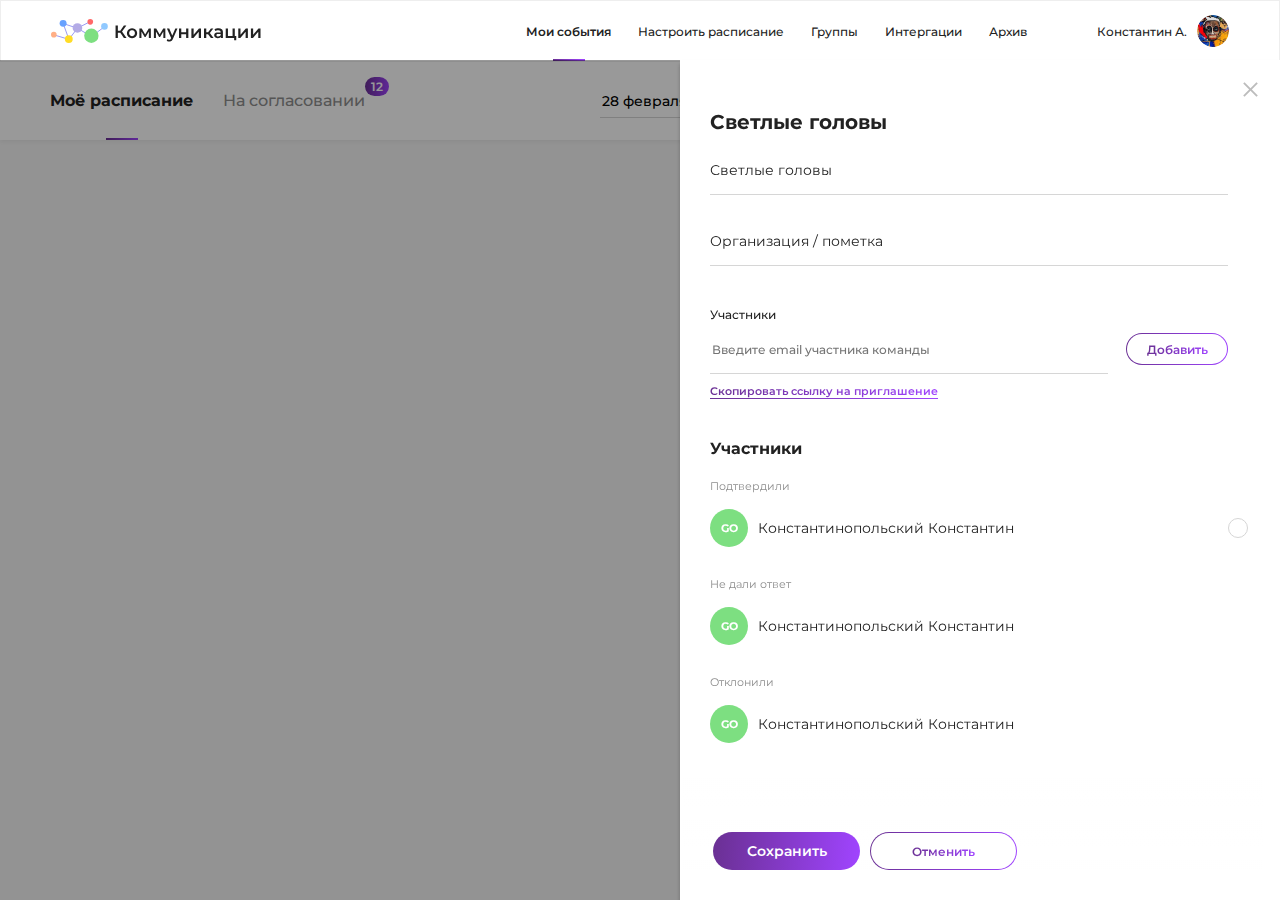
<file: index.html>
<!DOCTYPE html>
<html lang="ru">
  <head>
    <meta charset="utf-8">
    <meta http-equiv="X-UA-Compatible" content="IE=edge">
    <title>communication</title>
    <meta name="theme-color" content="#fff">
    <meta name="apple-mobile-web-app-status-bar-style" content="black-translucent">
    <meta name="viewport" content="width=device-width, user-scalable=no, initial-scale=1.0, maximum-scale=1.0, minimum-scale=1.0">
    <link rel="shortcut icon" href="img/favicons/favicon.ico" type="image/x-icon">
    <link rel="icon" sizes="16x16" href="img/favicons/favicon-16x16.png" type="image/png">
    <link rel="icon" sizes="32x32" href="img/favicons/favicon-32x32.png" type="image/png">
    <link rel="apple-touch-icon-precomposed" href="img/favicons/apple-touch-icon-precomposed.png">
    <link rel="apple-touch-icon" href="img/favicons/apple-touch-icon.png">
    <link rel="apple-touch-icon" sizes="57x57" href="img/favicons/apple-touch-icon-57x57.png">
    <link rel="apple-touch-icon" sizes="60x60" href="img/favicons/apple-touch-icon-60x60.png">
    <link rel="apple-touch-icon" sizes="72x72" href="img/favicons/apple-touch-icon-72x72.png">
    <link rel="apple-touch-icon" sizes="76x76" href="img/favicons/apple-touch-icon-76x76.png">
    <link rel="apple-touch-icon" sizes="114x114" href="img/favicons/apple-touch-icon-114x114.png">
    <link rel="apple-touch-icon" sizes="120x120" href="img/favicons/apple-touch-icon-120x120.png">
    <link rel="apple-touch-icon" sizes="144x144" href="img/favicons/apple-touch-icon-144x144.png">
    <link rel="apple-touch-icon" sizes="152x152" href="img/favicons/apple-touch-icon-152x152.png">
    <link rel="apple-touch-icon" sizes="167x167" href="img/favicons/apple-touch-icon-167x167.png">
    <link rel="apple-touch-icon" sizes="180x180" href="img/favicons/apple-touch-icon-180x180.png">
    <link rel="apple-touch-icon" sizes="1024x1024" href="img/favicons/apple-touch-icon-1024x1024.png">
    <link rel="preconnect" href="https://fonts.googleapis.com">
    <link rel="preconnect" href="https://fonts.gstatic.com" crossorigin>
    <link href="https://fonts.googleapis.com/css2?family=Montserrat:wght@400;500;600;700&amp;display=swap" rel="stylesheet">
    <link rel="stylesheet" href="styles/main.css">
  </head>
  <body>
    <header class="header"> 
      <div class="container header__container"><a class="header__logo" href=""> <img src="./img/header/logo.svg" alt=""></a>
        <div class="header__right"> 
          <nav class="nav"><a class="nav__link t-h active" href="#">Мои события </a><a class="nav__link t-h" href="#">Настроить расписание </a><a class="nav__link t-h" href="#">Группы </a><a class="nav__link t-h" href="#">Интергации </a><a class="nav__link t-h" href="#">Архив</a></nav>
          <div class="header__user"> 
            <div class="header__name t-h t-medium">Константин А.</div>
            <div class="header__photo"><img src="./img/header/logo.png" alt=""></div>
          </div>
          <div class="header__burger" open-modal="modal--menu"><img src="./img/header/burger.svg" alt=""></div>
        </div>
      </div>
    </header>
    <div class="header-second">
      <div class="container header__container">
        <div class="header-second__nav"> <a class="header-second__nav-link active" href="#">Моё расписание </a><a class="header-second__nav-link" href="#">
             На согласовании
            <div class="header-second__nav-numbers">12</div></a></div>
        <div class="header-second__right"> 
          <label class="calendar input">
            <input type="text" value="28 февраля">
            <div class="calendar__ico"><img src="./img/header/calendar.svg" alt=""></div>
          </label>
          <div class="header__tabs"> <a class="header__tab active" href="#"> День</a><a class="header__tab header__tab--center" href="#"> Неделя</a><a class="header__tab" href="#"> Месяц</a></div>
          <div class="header__list"><a class="header__item active" href="#"> 
              <svg>
                <use xlink:href="img/sprites/sprite.svg#list"></use>
              </svg></a><a class="header__item" href="#"> 
              <svg>
                <use xlink:href="img/sprites/sprite.svg#calendar"></use>
              </svg></a></div>
          <button class="header__create btn btn--gradient">
            <svg> 
              <use xlink:href="img/sprites/sprite.svg#plus"></use>
            </svg>Создать
          </button>
          <button class="header__link"> 
            <svg> 
              <use xlink:href="img/sprites/sprite.svg#link"></use>
            </svg>
          </button>
        </div>
      </div>
    </div>
    <div class="header-second__mobile"> 
      <label class="calendar input">
        <input type="text" value="28 февраля">
        <div class="calendar__ico"><img src="./img/header/calendar.svg" alt=""></div>
      </label>
      <div class="header-second__mobile-bottom">
        <button class="header__link"> 
          <svg> 
            <use xlink:href="img/sprites/sprite.svg#link"></use>
          </svg>
        </button>
        <button class="header__create btn btn--gradient">
          <svg> 
            <use xlink:href="img/sprites/sprite.svg#plus"></use>
          </svg>Создать
        </button>
      </div>
    </div>
    <form class="modal modal--setting">
      <div class="modal__bg"></div>
      <div class="modal__panel">
        <div class="modal__close"> </div>
        <div class="form__wrap form__wrap--full" data-simplebar>
          <div class="setting"> 
            <div class="user">
              <div class="user__photo">
                <div class="user__photo-text">GO</div>
              </div>
              <div class="user__info"> 
                <div class="user__name">
                  <div class="input">
                    <input class="t-h t-bold" type="text" disabled value="Константиноопльский Константин">
                  </div>
                </div>
                <div class="user__email">
                  <div class="input">
                    <input class="t-h t-medium" type="text" disabled value="email@email.com">
                  </div>
                </div>
                <div class="user__phone">
                  <div class="input">
                    <input class="t-h t-medium" type="text" disabled value="8 800 000 00 00">
                  </div>
                </div>
                <div class="user__work">
                  <div class="input">
                    <input class="t-h t-medium" type="text" disabled value="Место работы">
                  </div>
                </div>
              </div>
            </div>
            <div class="form__block">
              <h3 class="h3 form__small-title">Настройки уведомлений</h3>
              <div class="form__panel">
                <p class="t-h">Уведамление на почту</p>
                <label class="switcher">
                  <input class="switcher__input" type="checkbox"/>
                  <div class="switcher__bg"></div>
                  <div class="switcher__circle"></div>
                </label>
              </div>
              <div class="form__panel">
                <p class="t-h">Уведамление по СМС</p>
                <label class="switcher">
                  <input class="switcher__input" type="checkbox"/>
                  <div class="switcher__bg"></div>
                  <div class="switcher__circle"></div>
                </label>
              </div>
              <div class="form__panel">
                <p class="t-h">Уведамление по PUSH</p>
                <label class="switcher">
                  <input class="switcher__input" type="checkbox"/>
                  <div class="switcher__bg"></div>
                  <div class="switcher__circle"></div>
                </label>
              </div>
            </div>
            <div class="form__block">
              <h3 class="h3 form__small-title">Настройки уведомлений</h3>
              <div class="form__panel">
                <p class="t-h t-medium">Apple calendar</p>
                <button class="btn btn--border"><span>Интегрировать</span></button>
              </div>
              <div class="form__panel">
                <p class="t-h t-medium">Google calendar</p>
                <button class="btn btn--border disabled"><span>Интегрировать</span></button>
              </div>
            </div>
            <div class="form__block">
              <h3 class="h3 form__small-title">Общие настройкии</h3>
              <div class="form__panel">
                <p class="t-h">Автоматически подтверждать события если время свободно</p>
                <label class="switcher">
                  <input class="switcher__input" type="checkbox"/>
                  <div class="switcher__bg"></div>
                  <div class="switcher__circle"></div>
                </label>
              </div>
            </div>
            <div class="form__block"> 
              <div class="select" select-top="select-top"> 
                <div class="select__name">Часовой пояс</div>
                <input type="hidden" value="(UTC +03:00) Москва, Санкт-Петербург"/>
                <div class="select__main">(UTC +03:00) Москва, Санкт-Петербург</div>
                <div class="select__drop panel" data-simplebar="data-simplebar">
                  <div class="select__item active">(UTC +03:00) Москва, Санкт-Петербург</div>
                  <div class="select__item">1asfasfasf</div>
                  <div class="select__item">1asfasfasf</div>
                  <div class="select__item">1asdasd</div>
                  <div class="select__item">1</div>
                  <div class="select__item">1asdasd</div>
                  <div class="select__item">1asdasd</div>
                  <div class="select__item">1asdasdasd</div>
                </div>
              </div>
            </div>
            <div class="form__block"> 
              <h3 class="h3 form__small-title">Публичная страница</h3>
              <div class="link__panel">
                <div class="public__link link t-gradient t-medium">http/zoom asdfasdasdasdasdasdasdasdadasdasdasdasdasdasdasdasdasdasdasd</div>
                <div class="public__btn">
                  <button class="btn btn--border"><span>Скопировать</span></button>
                </div>
              </div>
            </div>
          </div>
          <div class="form__bottom">
            <button class="btn btn--gradient disabled">Сохранить</button>
            <button class="btn btn--gradient">Отменить</button>
          </div>
        </div>
      </div>
    </form>
    <form class="modal modal--succed">
      <div class="modal__bg"></div>
      <div class="modal__panel">
        <div class="modal__close"> </div>
        <div class="form__wrap form__wrap--login">
          <div class="form__logo"> <img src="./img/login/sucсes.svg" alt=""></div>
          <h2 class="h2 form__title">Успешно !</h2>
          <div class="form__title-text t-h">Заявка отправлена на рассмотрение</div>
          <div class="form__enter"> 
            <button class="btn btn--gradient btn--full">Продолжить</button>
          </div>
        </div>
      </div>
    </form>
    <div class="modal modal--month">
      <div class="modal__bg"></div>
      <div class="modal__panel">
        <div class="modal__close"> </div>
        <div class="form__wrap form__wrap--full" data-simplebar>
          <h2 class="h2 modal__title">4 февраля</h2>
          <div class="modal__month-list"> 
            <div class="month-list__item"> 
              <div class="month-list__head">
                <div class="month-list__time">18.02  8:00 - 8:45</div>
                <div class="month-list__cabinet">Звонок в ZOOM</div>
              </div>
              <div class="month-list__description">Название команды, длинное название события очень длинное назваиние длинное назваиние</div>
              <div class="participants">
                <div class="participant participant--orange">IR</div>
                <div class="participant participant--blue">ON</div>
                <div class="participant participant--purple">MA</div>
                <div class="participant participant--yellow">N</div>
                <div class="participant participant--green">GO</div>
              </div>
            </div>
            <div class="month-list__item"> 
              <div class="month-list__head">
                <div class="month-list__time">18.02  8:00 - 8:45</div>
                <div class="month-list__cabinet">Звонок в ZOOM</div>
              </div>
              <div class="month-list__description">Название команды, длинное название события очень длинное назваиние длинное назваиние</div>
              <div class="participants">
                <div class="participant participant--orange">IR</div>
                <div class="participant participant--blue">ON</div>
                <div class="participant participant--purple">MA</div>
                <div class="participant participant--yellow">N</div>
                <div class="participant participant--green">GO</div>
              </div>
            </div>
            <div class="month-list__item"> 
              <div class="month-list__head">
                <div class="month-list__time">18.02  8:00 - 8:45</div>
                <div class="month-list__cabinet">Звонок в ZOOM</div>
              </div>
              <div class="month-list__description">Название команды, длинное название события очень длинное назваиние длинное назваиние</div>
              <div class="participants">
                <div class="participant participant--orange">IR</div>
                <div class="participant participant--blue">ON</div>
                <div class="participant participant--purple">MA</div>
                <div class="participant participant--yellow">N</div>
                <div class="participant participant--green">GO</div>
              </div>
            </div>
            <div class="month-list__item"> 
              <div class="month-list__head">
                <div class="month-list__time">18.02  8:00 - 8:45</div>
                <div class="month-list__cabinet">Звонок в ZOOM</div>
              </div>
              <div class="month-list__description">Название команды, длинное название события очень длинное назваиние длинное назваиние</div>
              <div class="participants">
                <div class="participant participant--orange">IR</div>
                <div class="participant participant--blue">ON</div>
                <div class="participant participant--purple">MA</div>
                <div class="participant participant--yellow">N</div>
                <div class="participant participant--green">GO</div>
              </div>
            </div>
            <div class="month-list__item"> 
              <div class="month-list__head">
                <div class="month-list__time">18.02  8:00 - 8:45</div>
                <div class="month-list__cabinet">Звонок в ZOOM</div>
              </div>
              <div class="month-list__description">Название команды, длинное название события очень длинное назваиние длинное назваиние</div>
              <div class="participants">
                <div class="participant participant--orange">IR</div>
                <div class="participant participant--blue">ON</div>
                <div class="participant participant--purple">MA</div>
                <div class="participant participant--yellow">N</div>
                <div class="participant participant--green">GO</div>
              </div>
            </div>
            <div class="month-list__item"> 
              <div class="month-list__head">
                <div class="month-list__time">18.02  8:00 - 8:45</div>
                <div class="month-list__cabinet">Звонок в ZOOM</div>
              </div>
              <div class="month-list__description">Название команды, длинное название события очень длинное назваиние длинное назваиние</div>
              <div class="participants">
                <div class="participant participant--orange">IR</div>
                <div class="participant participant--blue">ON</div>
                <div class="participant participant--purple">MA</div>
                <div class="participant participant--yellow">N</div>
                <div class="participant participant--green">GO</div>
              </div>
            </div>
            <div class="month-list__item"> 
              <div class="month-list__head">
                <div class="month-list__time">18.02  8:00 - 8:45</div>
                <div class="month-list__cabinet">Звонок в ZOOM</div>
              </div>
              <div class="month-list__description">Название команды, длинное название события очень длинное назваиние длинное назваиние</div>
              <div class="participants">
                <div class="participant participant--orange">IR</div>
                <div class="participant participant--blue">ON</div>
                <div class="participant participant--purple">MA</div>
                <div class="participant participant--yellow">N</div>
                <div class="participant participant--green">GO</div>
              </div>
            </div>
            <div class="month-list__item"> 
              <div class="month-list__head">
                <div class="month-list__time">18.02  8:00 - 8:45</div>
                <div class="month-list__cabinet">Звонок в ZOOM</div>
              </div>
              <div class="month-list__description">Название команды, длинное название события очень длинное назваиние длинное назваиние</div>
              <div class="participants">
                <div class="participant participant--orange">IR</div>
                <div class="participant participant--blue">ON</div>
                <div class="participant participant--purple">MA</div>
                <div class="participant participant--yellow">N</div>
                <div class="participant participant--green">GO</div>
              </div>
            </div>
            <div class="month-list__item"> 
              <div class="month-list__head">
                <div class="month-list__time">18.02  8:00 - 8:45</div>
                <div class="month-list__cabinet">Звонок в ZOOM</div>
              </div>
              <div class="month-list__description">Название команды, длинное название события очень длинное назваиние длинное назваиние</div>
              <div class="participants">
                <div class="participant participant--orange">IR</div>
                <div class="participant participant--blue">ON</div>
                <div class="participant participant--purple">MA</div>
                <div class="participant participant--yellow">N</div>
                <div class="participant participant--green">GO</div>
              </div>
            </div>
            <div class="month-list__item"> 
              <div class="month-list__head">
                <div class="month-list__time">18.02  8:00 - 8:45</div>
                <div class="month-list__cabinet">Звонок в ZOOM</div>
              </div>
              <div class="month-list__description">Название команды, длинное название события очень длинное назваиние длинное назваиние</div>
              <div class="participants">
                <div class="participant participant--orange">IR</div>
                <div class="participant participant--blue">ON</div>
                <div class="participant participant--purple">MA</div>
                <div class="participant participant--yellow">N</div>
                <div class="participant participant--green">GO</div>
              </div>
            </div>
            <div class="month-list__item"> 
              <div class="month-list__head">
                <div class="month-list__time">18.02  8:00 - 8:45</div>
                <div class="month-list__cabinet">Звонок в ZOOM</div>
              </div>
              <div class="month-list__description">Название команды, длинное название события очень длинное назваиние длинное назваиние</div>
              <div class="participants">
                <div class="participant participant--orange">IR</div>
                <div class="participant participant--blue">ON</div>
                <div class="participant participant--purple">MA</div>
                <div class="participant participant--yellow">N</div>
                <div class="participant participant--green">GO</div>
              </div>
            </div>
            <div class="month-list__item"> 
              <div class="month-list__head">
                <div class="month-list__time">18.02  8:00 - 8:45</div>
                <div class="month-list__cabinet">Звонок в ZOOM</div>
              </div>
              <div class="month-list__description">Название команды, длинное название события очень длинное назваиние длинное назваиние</div>
              <div class="participants">
                <div class="participant participant--orange">IR</div>
                <div class="participant participant--blue">ON</div>
                <div class="participant participant--purple">MA</div>
                <div class="participant participant--yellow">N</div>
                <div class="participant participant--green">GO</div>
              </div>
            </div>
          </div>
        </div>
      </div>
    </div>
    <div class="modal modal--month">
      <div class="modal__bg"></div>
      <div class="modal__panel">
        <div class="modal__close"> </div>
        <div class="form__wrap form__wrap--full" data-simplebar>
          <h2 class="h2 modal__title">4 февраля</h2>
          <div class="modal__month-list"> 
            <div class="month-list__item"> 
              <div class="month-list__head">
                <div class="month-list__time">18.02  8:00 - 8:45</div>
                <div class="month-list__cabinet">Звонок в ZOOM</div>
              </div>
              <div class="month-list__description">Название команды, длинное название события очень длинное назваиние длинное назваиние</div>
              <div class="participants">
                <div class="participant participant--orange">IR</div>
                <div class="participant participant--blue">ON</div>
                <div class="participant participant--purple">MA</div>
                <div class="participant participant--yellow">N</div>
                <div class="participant participant--green">GO</div>
              </div>
            </div>
            <div class="month-list__item"> 
              <div class="month-list__head">
                <div class="month-list__time">18.02  8:00 - 8:45</div>
                <div class="month-list__cabinet">Звонок в ZOOM</div>
              </div>
              <div class="month-list__description">Название команды, длинное название события очень длинное назваиние длинное назваиние</div>
              <div class="participants">
                <div class="participant participant--orange">IR</div>
                <div class="participant participant--blue">ON</div>
                <div class="participant participant--purple">MA</div>
                <div class="participant participant--yellow">N</div>
                <div class="participant participant--green">GO</div>
              </div>
            </div>
            <div class="month-list__item"> 
              <div class="month-list__head">
                <div class="month-list__time">18.02  8:00 - 8:45</div>
                <div class="month-list__cabinet">Звонок в ZOOM</div>
              </div>
              <div class="month-list__description">Название команды, длинное название события очень длинное назваиние длинное назваиние</div>
              <div class="participants">
                <div class="participant participant--orange">IR</div>
                <div class="participant participant--blue">ON</div>
                <div class="participant participant--purple">MA</div>
                <div class="participant participant--yellow">N</div>
                <div class="participant participant--green">GO</div>
              </div>
            </div>
            <div class="month-list__item"> 
              <div class="month-list__head">
                <div class="month-list__time">18.02  8:00 - 8:45</div>
                <div class="month-list__cabinet">Звонок в ZOOM</div>
              </div>
              <div class="month-list__description">Название команды, длинное название события очень длинное назваиние длинное назваиние</div>
              <div class="participants">
                <div class="participant participant--orange">IR</div>
                <div class="participant participant--blue">ON</div>
                <div class="participant participant--purple">MA</div>
                <div class="participant participant--yellow">N</div>
                <div class="participant participant--green">GO</div>
              </div>
            </div>
            <div class="month-list__item"> 
              <div class="month-list__head">
                <div class="month-list__time">18.02  8:00 - 8:45</div>
                <div class="month-list__cabinet">Звонок в ZOOM</div>
              </div>
              <div class="month-list__description">Название команды, длинное название события очень длинное назваиние длинное назваиние</div>
              <div class="participants">
                <div class="participant participant--orange">IR</div>
                <div class="participant participant--blue">ON</div>
                <div class="participant participant--purple">MA</div>
                <div class="participant participant--yellow">N</div>
                <div class="participant participant--green">GO</div>
              </div>
            </div>
            <div class="month-list__item"> 
              <div class="month-list__head">
                <div class="month-list__time">18.02  8:00 - 8:45</div>
                <div class="month-list__cabinet">Звонок в ZOOM</div>
              </div>
              <div class="month-list__description">Название команды, длинное название события очень длинное назваиние длинное назваиние</div>
              <div class="participants">
                <div class="participant participant--orange">IR</div>
                <div class="participant participant--blue">ON</div>
                <div class="participant participant--purple">MA</div>
                <div class="participant participant--yellow">N</div>
                <div class="participant participant--green">GO</div>
              </div>
            </div>
            <div class="month-list__item"> 
              <div class="month-list__head">
                <div class="month-list__time">18.02  8:00 - 8:45</div>
                <div class="month-list__cabinet">Звонок в ZOOM</div>
              </div>
              <div class="month-list__description">Название команды, длинное название события очень длинное назваиние длинное назваиние</div>
              <div class="participants">
                <div class="participant participant--orange">IR</div>
                <div class="participant participant--blue">ON</div>
                <div class="participant participant--purple">MA</div>
                <div class="participant participant--yellow">N</div>
                <div class="participant participant--green">GO</div>
              </div>
            </div>
            <div class="month-list__item"> 
              <div class="month-list__head">
                <div class="month-list__time">18.02  8:00 - 8:45</div>
                <div class="month-list__cabinet">Звонок в ZOOM</div>
              </div>
              <div class="month-list__description">Название команды, длинное название события очень длинное назваиние длинное назваиние</div>
              <div class="participants">
                <div class="participant participant--orange">IR</div>
                <div class="participant participant--blue">ON</div>
                <div class="participant participant--purple">MA</div>
                <div class="participant participant--yellow">N</div>
                <div class="participant participant--green">GO</div>
              </div>
            </div>
            <div class="month-list__item"> 
              <div class="month-list__head">
                <div class="month-list__time">18.02  8:00 - 8:45</div>
                <div class="month-list__cabinet">Звонок в ZOOM</div>
              </div>
              <div class="month-list__description">Название команды, длинное название события очень длинное назваиние длинное назваиние</div>
              <div class="participants">
                <div class="participant participant--orange">IR</div>
                <div class="participant participant--blue">ON</div>
                <div class="participant participant--purple">MA</div>
                <div class="participant participant--yellow">N</div>
                <div class="participant participant--green">GO</div>
              </div>
            </div>
            <div class="month-list__item"> 
              <div class="month-list__head">
                <div class="month-list__time">18.02  8:00 - 8:45</div>
                <div class="month-list__cabinet">Звонок в ZOOM</div>
              </div>
              <div class="month-list__description">Название команды, длинное название события очень длинное назваиние длинное назваиние</div>
              <div class="participants">
                <div class="participant participant--orange">IR</div>
                <div class="participant participant--blue">ON</div>
                <div class="participant participant--purple">MA</div>
                <div class="participant participant--yellow">N</div>
                <div class="participant participant--green">GO</div>
              </div>
            </div>
            <div class="month-list__item"> 
              <div class="month-list__head">
                <div class="month-list__time">18.02  8:00 - 8:45</div>
                <div class="month-list__cabinet">Звонок в ZOOM</div>
              </div>
              <div class="month-list__description">Название команды, длинное название события очень длинное назваиние длинное назваиние</div>
              <div class="participants">
                <div class="participant participant--orange">IR</div>
                <div class="participant participant--blue">ON</div>
                <div class="participant participant--purple">MA</div>
                <div class="participant participant--yellow">N</div>
                <div class="participant participant--green">GO</div>
              </div>
            </div>
            <div class="month-list__item"> 
              <div class="month-list__head">
                <div class="month-list__time">18.02  8:00 - 8:45</div>
                <div class="month-list__cabinet">Звонок в ZOOM</div>
              </div>
              <div class="month-list__description">Название команды, длинное название события очень длинное назваиние длинное назваиние</div>
              <div class="participants">
                <div class="participant participant--orange">IR</div>
                <div class="participant participant--blue">ON</div>
                <div class="participant participant--purple">MA</div>
                <div class="participant participant--yellow">N</div>
                <div class="participant participant--green">GO</div>
              </div>
            </div>
          </div>
        </div>
      </div>
    </div>
    <form class="modal modal--event">
      <div class="modal__bg"></div>
      <div class="modal__panel">
        <div class="modal__close"> </div>
        <div class="form__wrap form__wrap--full" data-simplebar>
          <div class="event">
            <div class="event__date-time"> 
              <p>8:00 - 8:45</p>
              <p>28.02.22</p>
            </div>
            <h2 class="h2 modal__title">Название события, длинное название события очень длинное назваиние</h2>
            <div class="modal__descroption"> 
              <p>Название события, длинное название события очень длинное назваиние Название события, длинное название события очень длинное назваиниеНазвание события, длинное название события очень длинное назваиниеНазвание события, длинное название события очень длинное Название события, длинное название события очень длинное назваиние Название события, длинное название события очень длинное назваиниеНазвание события, длинное название события очень длинное назваиниеНазвание события, длинное название события очень длинное </p>
              <div class="modal__descroption-all link t-gradient t-medium">Читать полностью</div>
            </div>
            <div class="form__block"> 
              <h3 class="h3 form__small-title">Ссылка на совещание</h3>
              <div class="link__panel">
                <div class="public__link link t-gradient t-medium">http/zoom asdfasdasdasdasdasdasdasdadasdasdasdasdasdasdasdasdasdasdasd</div>
                <div class="public__btn">
                  <button class="btn btn--border"><span>Подключиться</span></button>
                </div>
              </div>
            </div>
            <div class="form__block"> 
              <h3 class="h3 form__small-title">Участники</h3>
              <div class="form__participants">
                <label class="form__participant">
                  <div class="form__participant-user">
                    <div class="form__participant-avatar form__participant-avatar--green">GO</div>
                    <div class="form__participant-name">Константинопольский Константин</div>
                  </div>
                  <div class="form__participant-radio radio"> 
                    <input type="checkbox" name="name_2"><span> </span>
                  </div>
                </label>
                <label class="form__participant">
                  <div class="form__participant-user">
                    <div class="form__participant-avatar form__participant-avatar--green">GO</div>
                    <div class="form__participant-name">Константинопольский Константин</div>
                  </div>
                  <div class="form__participant-radio radio"> 
                    <input type="checkbox" name="name_2"><span> </span>
                  </div>
                </label>
                <label class="form__participant">
                  <div class="form__participant-user">
                    <div class="form__participant-avatar form__participant-avatar--green">GO</div>
                    <div class="form__participant-name">Константинопольский Константин</div>
                  </div>
                  <div class="form__participant-radio radio"> 
                    <input type="checkbox" name="name_2"><span> </span>
                  </div>
                </label>
                <label class="form__participant">
                  <div class="form__participant-user">
                    <div class="form__participant-avatar form__participant-avatar--green">GO</div>
                    <div class="form__participant-name">Константинопольский Константин</div>
                  </div>
                  <div class="form__participant-radio radio"> 
                    <input type="checkbox" name="name_2"><span> </span>
                  </div>
                </label>
              </div>
            </div>
          </div>
          <div class="form__bottom">
            <button class="btn btn--gradient">Редактировать</button>
            <button class="btn btn--border"><span>Отменить событие</span></button>
          </div>
        </div>
      </div>
    </form>
    <form class="modal modal--event-edit">
      <div class="modal__bg"></div>
      <div class="modal__panel">
        <div class="modal__close"> </div>
        <div class="form__wrap form__wrap--full" data-simplebar>
          <div class="event">
            <h2 class="h2 modal__title">Редактирование события</h2>
            <label class="label">
              <div class="input">
                <input class="t-h t-medium" type="text" value="Название события">
              </div>
            </label>
            <label class="label">
              <div class="input">
                <input class="t-h t-medium" type="text" value="Описание события">
              </div>
            </label>
            <label class="label">
              <div class="input">
                <input class="t-h t-medium" type="text" value="Организация / пометка">
              </div>
            </label>
            <div class="modal__select">
              <div class="select"> 
                <div class="select__name">Выбререте группу</div>
                <input type="hidden" value="(UTC +03:00) Москва, Санкт-Петербург"/>
                <div class="select__main">(UTC +03:00) Москва, Санкт-Петербург</div>
                <div class="select__drop panel" data-simplebar="data-simplebar">
                  <div class="select__item active">(UTC +03:00) Москва, Санкт-Петербург</div>
                  <div class="select__item">1asfasfasf</div>
                  <div class="select__item">1asfasfasf</div>
                  <div class="select__item">1asdasd</div>
                  <div class="select__item">1</div>
                  <div class="select__item">1asdasd</div>
                  <div class="select__item">1asdasd</div>
                  <div class="select__item">1asdasdasd</div>
                </div>
              </div>
            </div>
            <div class="form__block"> 
              <h3 class="h3 form__small-title">Участники</h3>
              <div class="form__participants">
                <label class="form__participant">
                  <div class="form__participant-user">
                    <div class="form__participant-avatar form__participant-avatar--green">GO</div>
                    <div class="form__participant-name">Константинопольский Константин</div>
                  </div>
                  <div class="form__participant-radio radio"> 
                    <input type="checkbox" name="name_2"><span> </span>
                  </div>
                </label>
                <label class="form__participant">
                  <div class="form__participant-user">
                    <div class="form__participant-avatar form__participant-avatar--green">GO</div>
                    <div class="form__participant-name">Константинопольский Константин</div>
                  </div>
                  <div class="form__participant-radio radio"> 
                    <input type="checkbox" name="name_2"><span> </span>
                  </div>
                </label>
                <label class="form__participant">
                  <div class="form__participant-user">
                    <div class="form__participant-avatar form__participant-avatar--green">GO</div>
                    <div class="form__participant-name">Константинопольский Константин</div>
                  </div>
                  <div class="form__participant-radio radio"> 
                    <input type="checkbox" name="name_2"><span> </span>
                  </div>
                </label>
                <label class="form__participant">
                  <div class="form__participant-user">
                    <div class="form__participant-avatar form__participant-avatar--green">GO</div>
                    <div class="form__participant-name">Константинопольский Константин</div>
                  </div>
                  <div class="form__participant-radio radio"> 
                    <input type="checkbox" name="name_2"><span> </span>
                  </div>
                </label><a class="participant-all link t-gradient">Показать все</a>
              </div>
            </div>
            <div class="form__block form__block-times">
              <label class="label">
                <div class="label__title t-m">Дата</div>
                <div class="calendar input">
                  <input type="text" value="28 февраля">
                  <div class="calendar__ico"><img src="./img/header/calendar.svg" alt=""></div>
                </div>
              </label>
              <label class="label">
                <div class="label__title t-m">Продложительность</div>
                <div class="input input-time">
                  <input type="text" value="45 минут">
                  <div class="input__ico"><img src="./img/modals/time.svg" alt=""></div>
                </div>
              </label>
            </div>
            <div class="form__block"> 
              <h3 class="h3 form__small-title">Свободные отрезки времени</h3>
              <div class="free-time"> 
                <div class="shedule__item">8:00 - 8:45 </div>
                <div class="shedule__item">9:00 - 9:45</div>
                <div class="shedule__item">10:00 - 10:45</div>
                <div class="shedule__item">11:00 - 11:45</div>
                <div class="shedule__item">12:00 - 12:45</div>
                <div class="shedule__item">13:00 - 13:45</div>
                <div class="shedule__item">14:00 - 14:45</div>
                <div class="shedule__item">15:00 - 15:45</div>
              </div>
              <div class="form__block-times">
                <label class="label">
                  <div class="label__title t-m">Начало </div>
                  <div class="calendar input">
                    <input type="text" value="8:00">
                    <div class="calendar__ico"><img src="./img/modals/time.svg" alt=""></div>
                  </div>
                </label>
                <label class="label">
                  <div class="label__title t-m">Конец</div>
                  <div class="input input-time">
                    <input type="text" value="8:45">
                    <div class="input__ico"><img src="./img/modals/time.svg" alt=""></div>
                  </div>
                </label>
              </div>
            </div>
            <div class="form__block"> 
              <h3 class="h3 form__small-title">Создать ссылку на собвещание </h3>
              <div class="form__small-description">Cсылка сгенерируется автоматически</div>
              <div class="link__panel">
                <div class="radios"> 
                  <label class="radio t-h">
                    <input type="radio" name="name_3"><span> </span>ZOOM
                  </label>
                  <label class="radio t-h">
                    <input type="radio" name="name_3"><span> </span>Google meets
                  </label>
                  <label class="radio t-h">
                    <input type="radio" name="name_3"><span> </span>Skype
                  </label>
                  <p class="t-grey t-h">или</p>
                </div>
                <button class="btn btn--border"><span>Другой сервис</span></button>
              </div>
            </div>
          </div>
          <div class="form__bottom">
            <button class="btn btn--gradient">Сохранить</button>
            <button class="btn btn--border"><span>Отменить</span></button>
          </div>
        </div>
      </div>
    </form>
    <form class="modal modal--event-stream">
      <div class="modal__bg"></div>
      <div class="modal__panel">
        <div class="modal__close"> </div>
        <div class="form__wrap form__wrap--full" data-simplebar>
          <div class="event">
            <div class="event__date-time"> 
              <p>8:00 - 8:45</p>
              <p>28.02.22</p>
            </div>
            <h2 class="h2 modal__title">Название события, длинное название события очень длинное назваиние</h2>
            <div class="modal__descroption"> 
              <p>Название события, длинное название события очень длинное назваиние Название события, длинное название события очень длинное назваиниеНазвание события, длинное название события очень длинное назваиниеНазвание события, длинное название события очень длинное Название события, длинное название события очень длинное назваиние Название события, длинное название события очень длинное назваиниеНазвание события, длинное название события очень длинное назваиниеНазвание события, длинное название события очень длинное </p>
              <div class="modal__descroption-all link t-gradient t-medium">Читать полностью</div>
            </div>
            <div class="form__block"> 
              <div class="stream__title"> 
                <h3 class="h3 form__small-title">Ссылка на совещание</h3>
                <div class="stream-time">13:13</div>
              </div>
              <div class="link__panel">
                <div class="public__link link t-gradient t-medium">http/zoom asdfasdasdasdasdasdasdasdadasdasdasdasdasdasdasdasdasdasdasd</div>
                <div class="public__btn">
                  <button class="btn btn--border"><span>Подключиться</span></button>
                </div>
              </div>
            </div>
            <div class="form__block"> 
              <h3 class="h3 form__small-title">Участники</h3>
              <div class="form__participants">
                <label class="form__participant">
                  <div class="form__participant-user">
                    <div class="form__participant-avatar form__participant-avatar--green">GO</div>
                    <div class="form__participant-name">Константинопольский Константин</div>
                  </div>
                  <div class="form__participant-radio radio"> 
                    <input type="checkbox" name="name_2"><span> </span>
                  </div>
                </label>
                <label class="form__participant">
                  <div class="form__participant-user">
                    <div class="form__participant-avatar form__participant-avatar--green">GO</div>
                    <div class="form__participant-name">Константинопольский Константин</div>
                  </div>
                  <div class="form__participant-radio radio"> 
                    <input type="checkbox" name="name_2"><span> </span>
                  </div>
                </label>
                <label class="form__participant">
                  <div class="form__participant-user">
                    <div class="form__participant-avatar form__participant-avatar--green">GO</div>
                    <div class="form__participant-name">Константинопольский Константин</div>
                  </div>
                  <div class="form__participant-radio radio"> 
                    <input type="checkbox" name="name_2"><span> </span>
                  </div>
                </label>
                <label class="form__participant">
                  <div class="form__participant-user">
                    <div class="form__participant-avatar form__participant-avatar--green">GO</div>
                    <div class="form__participant-name">Константинопольский Константин</div>
                  </div>
                  <div class="form__participant-radio radio"> 
                    <input type="checkbox" name="name_2"><span> </span>
                  </div>
                </label>
              </div>
            </div>
          </div>
          <div class="form__bottom">
            <button class="btn btn--gradient">Редактировать</button>
            <button class="btn btn--border"><span>Отменить событие</span></button>
          </div>
        </div>
      </div>
    </form>
    <form class="modal modal--event-confirm">
      <div class="modal__bg"></div>
      <div class="modal__panel">
        <div class="modal__close"> </div>
        <div class="form__wrap form__wrap--full" data-simplebar>
          <div class="event">
            <div class="event__date-time"> 
              <p>8:00 - 8:45</p>
              <p>28.02.22</p>
            </div>
            <h2 class="h2 modal__title">Название события, длинное название события очень длинное назваиние</h2>
            <div class="modal__descroption"> 
              <p>Название события, длинное название события очень длинное назваиние Название события, длинное название события очень длинное назваиниеНазвание события, длинное название события очень длинное назваиниеНазвание события, длинное название события очень длинное Название события, длинное название события очень длинное назваиние Название события, длинное название события очень длинное назваиниеНазвание события, длинное название события очень длинное назваиниеНазвание события, длинное название события очень длинное </p>
              <div class="modal__descroption-all link t-gradient t-medium">Читать полностью</div>
            </div>
            <div class="form__block"> 
              <h3 class="h3 form__small-title">Ссылка на совещание</h3>
              <div class="link__panel">
                <div class="public__link link t-gradient t-medium">http/zoom asdfasdasdasdasdasdasdasdadasdasdasdasdasdasdasdasdasdasdasd</div>
                <div class="public__btn">
                  <button class="btn btn--border"><span>Подключиться</span></button>
                </div>
              </div>
            </div>
            <div class="form__block"> 
              <h3 class="h3 form__small-title">Участники</h3>
              <div class="form__participants">
                <label class="form__participant">
                  <div class="form__participant-user">
                    <div class="form__participant-avatar form__participant-avatar--green">GO</div>
                    <div class="form__participant-name">Константинопольский Константин </div>
                  </div>
                </label>
                <label class="form__participant">
                  <div class="form__participant-user">
                    <div class="form__participant-avatar form__participant-avatar--green">GO</div>
                    <div class="form__participant-name">Константинопольский Константин</div>
                  </div>
                </label>
                <label class="form__participant">
                  <div class="form__participant-user">
                    <div class="form__participant-avatar form__participant-avatar--green">GO</div>
                    <div class="form__participant-name">Константинопольский Константин</div>
                  </div>
                </label>
                <label class="form__participant">
                  <div class="form__participant-user">
                    <div class="form__participant-avatar form__participant-avatar--green">GO</div>
                    <div class="form__participant-name">Константинопольский Константин</div>
                  </div>
                </label>
              </div>
            </div>
          </div>
          <div class="form__bottom">
            <button class="btn btn--gradient">Подтвердить</button>
            <button class="btn btn--border"><span>Отклонить</span></button>
          </div>
        </div>
      </div>
    </form>
    <form class="modal modal--event-new">
      <div class="modal__bg"></div>
      <div class="modal__panel">
        <div class="modal__close"> </div>
        <div class="form__wrap form__wrap--full" data-simplebar>
          <div class="event">
            <h2 class="h2 modal__title">Новое событие</h2>
            <div class="form__block-items">
              <label class="label label-name">
                <div class="input__name">Имя <span>*</span></div>
                <div class="input">
                  <input class="t-h t-medium" type="text">
                </div>
              </label>
              <label class="label label-name">
                <div class="input__name">Фамилия <span>*</span></div>
                <div class="input">
                  <input class="t-h t-medium" type="text">
                </div>
              </label>
            </div>
            <label class="label label-name">
              <div class="input__name">Email <span>*</span></div>
              <div class="input">
                <input class="t-h t-medium" type="text">
              </div>
            </label>
            <label class="label label-name">
              <div class="input__name">Должность / место работы</div>
              <div class="input">
                <input class="t-h t-medium" type="text">
              </div>
            </label>
            <label class="label label-name">
              <div class="input__name">Название события <span>*</span></div>
              <div class="input">
                <input class="t-h t-medium" type="text">
              </div>
            </label>
            <label class="label label-name">
              <div class="input__name">Описание события <span>*</span></div>
              <div class="input">
                <input class="t-h t-medium" type="text">
              </div>
            </label>
            <div class="form__block form__block-times">
              <label class="label">
                <div class="label__title t-m">Дата</div>
                <div class="calendar input">
                  <input type="text" value="28 февраля">
                  <div class="calendar__ico"><img src="./img/header/calendar.svg" alt=""></div>
                </div>
              </label>
              <label class="label">
                <div class="label__title t-m">Продложительность</div>
                <div class="input input-time">
                  <input type="text" value="45 минут">
                  <div class="input__ico"><img src="./img/modals/time.svg" alt=""></div>
                </div>
              </label>
            </div>
            <div class="form__block"> 
              <h3 class="h3 form__small-title">Создать ссылку на собвещание </h3>
              <div class="form__small-description">Cсылка сгенерируется автоматически</div>
              <div class="link__panel">
                <div class="radios"> 
                  <label class="radio t-h">
                    <input type="radio" name="name_3"><span> </span>ZOOM
                  </label>
                  <label class="radio t-h">
                    <input type="radio" name="name_3"><span> </span>Google meets
                  </label>
                  <label class="radio t-h">
                    <input type="radio" name="name_3"><span> </span>Skype
                  </label>
                  <p class="t-grey t-h">или</p>
                </div>
                <button class="btn btn--border"><span>Другой сервис</span></button>
              </div>
            </div>
          </div>
          <div class="form__bottom">
            <button class="btn btn--gradient">Отправить заявку</button>
            <button class="btn btn--border"><span>Отменить</span></button>
          </div>
        </div>
      </div>
    </form>
    <form class="modal modal--event-group active">
      <div class="modal__bg"></div>
      <div class="modal__panel">
        <div class="modal__close"> </div>
        <div class="form__wrap form__wrap--full" data-simplebar>
          <div class="event">
            <h2 class="h2 modal__title">Светлые головы</h2>
            <div class="form__block"> 
              <label class="label label-name">
                <div class="input__name">Светлые головы</div>
                <div class="input">
                  <input class="t-h t-medium" type="text">
                </div>
              </label>
              <label class="label label-name">
                <div class="input__name">Организация / пометка</div>
                <div class="input">
                  <input class="t-h t-medium" type="text">
                </div>
              </label>
            </div>
            <div class="form__block"> 
              <div class="add-confirm">
                <p class="t-h t-medium">Участники </p>
                <div class="add-confirm__inputs">
                  <label class="label">
                    <div class="input">
                      <input class="t-h t-medium" type="text" placeholder="Введите email участника команды">
                    </div>
                  </label>
                  <button class="btn btn--border"><span>Добавить</span></button>
                </div><a class="link t-gradient" href="#">Скопировать ссылку на приглашение</a>
              </div>
            </div>
            <div class="form__block"> 
              <h3 class="h3 form__small-title">Участники</h3>
              <div class="form__participants">
                <div class="participants__group">
                  <div class="participants__group-title">Подтвердили</div>
                  <label class="form__participant">
                    <div class="form__participant-user">
                      <div class="form__participant-avatar form__participant-avatar--green">GO</div>
                      <div class="form__participant-name">Константинопольский Константин</div>
                    </div>
                    <div class="form__participant-radio radio"> 
                      <input type="checkbox" name="name_2"><span> </span>
                    </div>
                  </label>
                </div>
                <div class="participants__group">
                  <div class="participants__group-title">Не дали ответ</div>
                  <label class="form__participant">
                    <div class="form__participant-user">
                      <div class="form__participant-avatar form__participant-avatar--green">GO</div>
                      <div class="form__participant-name">Константинопольский Константин</div>
                    </div>
                  </label>
                </div>
                <div class="participants__group disabled">
                  <div class="participants__group-title">Отклонили</div>
                  <label class="form__participant">
                    <div class="form__participant-user">
                      <div class="form__participant-avatar form__participant-avatar--green">GO</div>
                      <div class="form__participant-name">Константинопольский Константин</div>
                    </div>
                  </label>
                </div>
              </div>
            </div>
          </div>
          <div class="form__bottom">
            <button class="btn btn--gradient">Сохранить</button>
            <button class="btn btn--border"><span>Отменить</span></button>
          </div>
        </div>
      </div>
    </form>
    <form class="modal modal--event-new-group">
      <div class="modal__bg"></div>
      <div class="modal__panel">
        <div class="modal__close"> </div>
        <div class="form__wrap form__wrap--full" data-simplebar>
          <div class="event">
            <h2 class="h2 modal__title">Новая группа</h2>
            <div class="form__block"> 
              <label class="label label-name">
                <div class="input__name">Светлые головы</div>
                <div class="input">
                  <input class="t-h t-medium" type="text">
                </div>
              </label>
              <label class="label label-name">
                <div class="input__name">Организация / пометка</div>
                <div class="input">
                  <input class="t-h t-medium" type="text">
                </div>
              </label>
            </div>
            <div class="form__block"> 
              <div class="add-confirm">
                <p class="t-h t-medium">Участники </p>
                <div class="add-confirm__inputs">
                  <label class="label">
                    <div class="input">
                      <input class="t-h t-medium" type="text" placeholder="Введите email участника команды">
                    </div>
                  </label>
                  <button class="btn btn--border"><span>Добавить</span></button>
                </div><a class="link t-gradient" href="#">Скопировать ссылку на приглашение</a>
              </div>
            </div>
            <div class="form__block"> 
              <h3 class="h3 form__small-title">Участники</h3>
              <div class="form__participants">
                <label class="form__participant">
                  <div class="form__participant-user">
                    <div class="form__participant-avatar form__participant-avatar--green">GO</div>
                    <div class="form__participant-name">Константинопольский Константин</div>
                  </div>
                  <button class="delete__partic"> <img src="./img/modals/delete.svg" alt=""></button>
                </label>
                <label class="form__participant">
                  <div class="form__participant-user">
                    <div class="form__participant-avatar form__participant-avatar--green">GO</div>
                    <div class="form__participant-name">Константинопольский Константин</div>
                  </div>
                  <button class="delete__partic"> <img src="./img/modals/delete.svg" alt=""></button>
                </label>
                <label class="form__participant">
                  <div class="form__participant-user">
                    <div class="form__participant-avatar form__participant-avatar--green">GO</div>
                    <div class="form__participant-name">Константинопольский Константин</div>
                  </div>
                  <button class="delete__partic"> <img src="./img/modals/delete.svg" alt=""></button>
                </label>
                <label class="form__participant">
                  <div class="form__participant-user">
                    <div class="form__participant-avatar form__participant-avatar--green">GO</div>
                    <div class="form__participant-name">Константинопольский Константин</div>
                  </div>
                  <button class="delete__partic"> <img src="./img/modals/delete.svg" alt=""></button>
                </label>
              </div>
            </div>
          </div>
          <div class="form__bottom">
            <button class="btn btn--gradient">Сохранить</button>
            <button class="btn btn--border"><span>Отменить</span></button>
          </div>
        </div>
      </div>
    </form>
    <form class="modal modal--menu">
      <div class="modal__bg"></div>
      <div class="modal__panel">
        <div class="modal__close"> </div>
        <div class="mobile-header">
          <div class="mobile-header__info">
            <div class="mobile-header__avatar"> <img src="./img/header/photo.png" alt="">
              <div class="avavatr__edit"> <img src="./img/header/edit.svg" alt=""></div>
            </div>
            <div class="mobile-header__name">Константинольский К.</div>
          </div>
        </div>
        <div class="form__wrap form__wrap--full" data-simplebar>
          <div class="form__block"> 
            <nav class="mobile-nav"><a class="mobile-nav__link active" href="#">Мои события </a><a class="mobile-nav__link" href="#">Настроить расписание</a><a class="mobile-nav__link" href="#">Группы</a><a class="mobile-nav__link" href="#">Интергации</a><a class="mobile-nav__link" href="#">Архив</a></nav>
          </div>
          <div class="form__block">
            <h3 class="h3 form__small-title">Настройки уведомлений</h3>
            <div class="form__panel">
              <p class="t-h">Уведамление на почту</p>
              <label class="switcher">
                <input class="switcher__input" type="checkbox"/>
                <div class="switcher__bg"></div>
                <div class="switcher__circle"></div>
              </label>
            </div>
            <div class="form__panel">
              <p class="t-h">Уведамление по СМС</p>
              <label class="switcher">
                <input class="switcher__input" type="checkbox"/>
                <div class="switcher__bg"></div>
                <div class="switcher__circle"></div>
              </label>
            </div>
            <div class="form__panel">
              <p class="t-h">Уведамление по PUSH</p>
              <label class="switcher">
                <input class="switcher__input" type="checkbox"/>
                <div class="switcher__bg"></div>
                <div class="switcher__circle"></div>
              </label>
            </div>
          </div>
          <div class="form__block">
            <h3 class="h3 form__small-title">Настройки уведомлений</h3>
            <div class="form__panel">
              <p class="t-h t-medium">Apple calendar</p>
              <button class="btn btn--border"><span>Интегрировать</span></button>
            </div>
            <div class="form__panel">
              <p class="t-h t-medium">Google calendar</p>
              <button class="btn btn--border disabled"><span>Интегрировать</span></button>
            </div>
          </div>
          <div class="form__block">
            <h3 class="h3 form__small-title">Общие настройкии</h3>
            <div class="form__panel">
              <p class="t-h">Автоматически подтверждать события если время свободно</p>
              <label class="switcher">
                <input class="switcher__input" type="checkbox"/>
                <div class="switcher__bg"></div>
                <div class="switcher__circle"></div>
              </label>
            </div>
          </div>
          <div class="form__block"> 
            <div class="select" select-top="select-top"> 
              <div class="select__name">Часовой пояс</div>
              <input type="hidden" value="(UTC +03:00) Москва, Санкт-Петербург"/>
              <div class="select__main">(UTC +03:00) Москва, Санкт-Петербург</div>
              <div class="select__drop panel" data-simplebar="data-simplebar">
                <div class="select__item active">(UTC +03:00) Москва, Санкт-Петербург</div>
                <div class="select__item">1asfasfasf</div>
                <div class="select__item">1asfasfasf</div>
                <div class="select__item">1asdasd</div>
                <div class="select__item">1</div>
                <div class="select__item">1asdasd</div>
                <div class="select__item">1asdasd</div>
                <div class="select__item">1asdasdasd</div>
              </div>
            </div>
          </div>
        </div>
        <div class="form__bottom">
          <button class="btn btn--gradient disabled">Выйти</button>
        </div>
      </div>
    </form>
    <script src="js/vendor.js"></script>
    <script src="js/main.js"></script>
  </body>
</html>
</file>
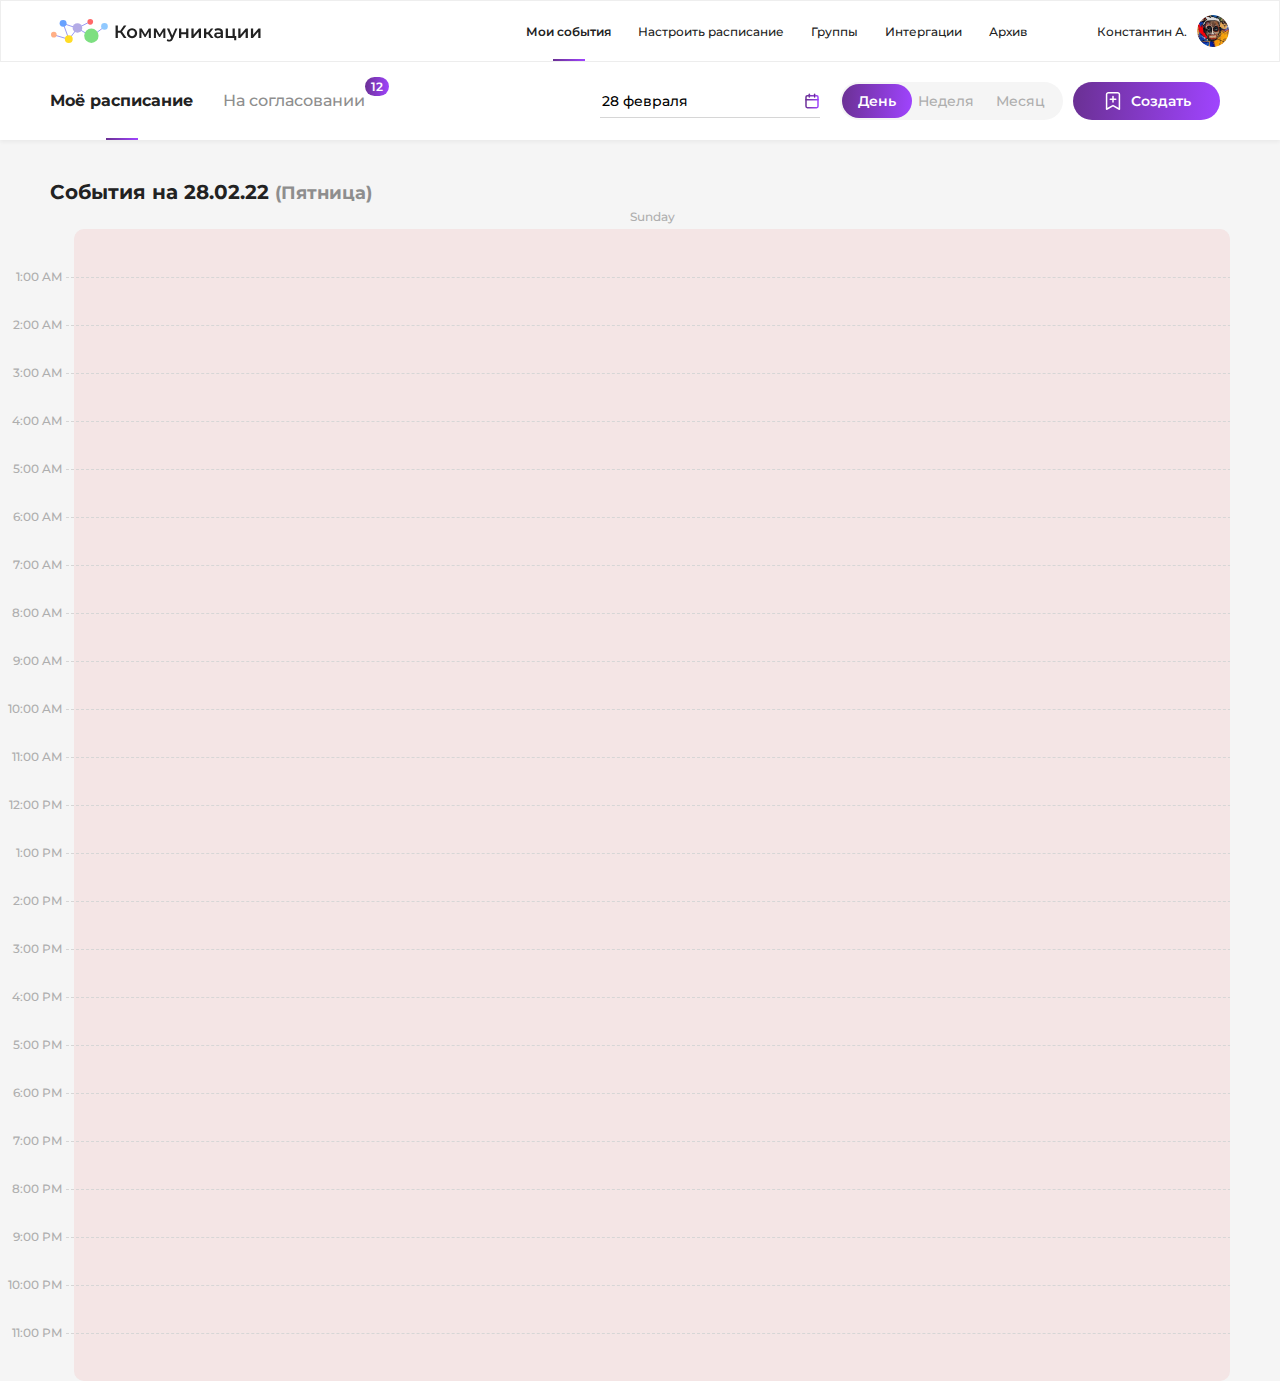
<file: day.html>
<!DOCTYPE html>
<html lang="ru">
  <head>
    <meta charset="utf-8">
    <meta http-equiv="X-UA-Compatible" content="IE=edge">
    <title>Месяц список</title>
    <meta name="theme-color" content="#fff">
    <meta name="apple-mobile-web-app-status-bar-style" content="black-translucent">
    <meta name="viewport" content="width=device-width, user-scalable=no, initial-scale=1.0, maximum-scale=1.0, minimum-scale=1.0">
    <link rel="shortcut icon" href="img/favicons/favicon.ico" type="image/x-icon">
    <link rel="icon" sizes="16x16" href="img/favicons/favicon-16x16.png" type="image/png">
    <link rel="icon" sizes="32x32" href="img/favicons/favicon-32x32.png" type="image/png">
    <link rel="apple-touch-icon-precomposed" href="img/favicons/apple-touch-icon-precomposed.png">
    <link rel="apple-touch-icon" href="img/favicons/apple-touch-icon.png">
    <link rel="apple-touch-icon" sizes="57x57" href="img/favicons/apple-touch-icon-57x57.png">
    <link rel="apple-touch-icon" sizes="60x60" href="img/favicons/apple-touch-icon-60x60.png">
    <link rel="apple-touch-icon" sizes="72x72" href="img/favicons/apple-touch-icon-72x72.png">
    <link rel="apple-touch-icon" sizes="76x76" href="img/favicons/apple-touch-icon-76x76.png">
    <link rel="apple-touch-icon" sizes="114x114" href="img/favicons/apple-touch-icon-114x114.png">
    <link rel="apple-touch-icon" sizes="120x120" href="img/favicons/apple-touch-icon-120x120.png">
    <link rel="apple-touch-icon" sizes="144x144" href="img/favicons/apple-touch-icon-144x144.png">
    <link rel="apple-touch-icon" sizes="152x152" href="img/favicons/apple-touch-icon-152x152.png">
    <link rel="apple-touch-icon" sizes="167x167" href="img/favicons/apple-touch-icon-167x167.png">
    <link rel="apple-touch-icon" sizes="180x180" href="img/favicons/apple-touch-icon-180x180.png">
    <link rel="apple-touch-icon" sizes="1024x1024" href="img/favicons/apple-touch-icon-1024x1024.png">
    <link rel="preconnect" href="https://fonts.googleapis.com">
    <link rel="preconnect" href="https://fonts.gstatic.com" crossorigin>
    <link href="https://fonts.googleapis.com/css2?family=Montserrat:wght@400;500;600;700&amp;display=swap" rel="stylesheet">
    <link rel="stylesheet" href="styles/main.css">
  </head>
  <body>
    <main class="inner-page" data-simplebar> 
      <div class="inner-headers">
        <header class="header"> 
          <div class="container header__container"><a class="header__logo" href=""> <img src="./img/header/logo.svg" alt=""></a>
            <div class="header__right"> 
              <nav class="nav"><a class="nav__link t-h active" href="#">Мои события </a><a class="nav__link t-h" href="#">Настроить расписание </a><a class="nav__link t-h" href="#">Группы </a><a class="nav__link t-h" href="#">Интергации </a><a class="nav__link t-h" href="#">Архив</a></nav>
              <div class="header__user"> 
                <div class="header__name t-h t-medium">Константин А.</div>
                <div class="header__photo"><img src="./img/header/logo.png" alt=""></div>
              </div>
              <div class="header__burger" open-modal="modal--menu"><img src="./img/header/burger.svg" alt=""></div>
            </div>
          </div>
        </header>
        <div class="header-second">
          <div class="container header__container">
            <div class="header-second__nav"> <a class="header-second__nav-link active" href="#">Моё расписание </a><a class="header-second__nav-link" href="#">
                 На согласовании
                <div class="header-second__nav-numbers">12</div></a></div>
            <div class="header-second__right"> 
              <label class="calendar input">
                <input type="text" value="28 февраля">
                <div class="calendar__ico"><img src="./img/header/calendar.svg" alt=""></div>
              </label>
              <div class="header__tabs"> <a class="header__tab active" href="#"> День</a><a class="header__tab header__tab--center" href="#"> Неделя</a><a class="header__tab" href="#"> Месяц</a></div>
              <div class="header__list"><a class="header__item active" href="#"> 
                  <svg>
                    <use xlink:href="img/sprites/sprite.svg#list"></use>
                  </svg></a><a class="header__item" href="#"> 
                  <svg>
                    <use xlink:href="img/sprites/sprite.svg#calendar"></use>
                  </svg></a></div>
              <button class="header__create btn btn--gradient">
                <svg> 
                  <use xlink:href="img/sprites/sprite.svg#plus"></use>
                </svg>Создать
              </button>
              <button class="header__link"> 
                <svg> 
                  <use xlink:href="img/sprites/sprite.svg#link"></use>
                </svg>
              </button>
            </div>
          </div>
        </div>
        <div class="header-second__mobile"> 
          <label class="calendar input">
            <input type="text" value="28 февраля">
            <div class="calendar__ico"><img src="./img/header/calendar.svg" alt=""></div>
          </label>
          <div class="header-second__mobile-bottom">
            <button class="header__link"> 
              <svg> 
                <use xlink:href="img/sprites/sprite.svg#link"></use>
              </svg>
            </button>
            <button class="header__create btn btn--gradient">
              <svg> 
                <use xlink:href="img/sprites/sprite.svg#plus"></use>
              </svg>Создать
            </button>
          </div>
        </div>
      </div>
      <div class="inner">
        <div class="container">
          <h2 class="h2 day__title">События на 28.02.22 <span>(Пятница) </span> </h2>
        </div>
        <div class="day">
          <div id="day"> </div>
        </div>
      </div>
    </main>
    <script src="js/vendor.js"></script>
    <script src="js/main.js"></script>
  </body>
</html>
</file>
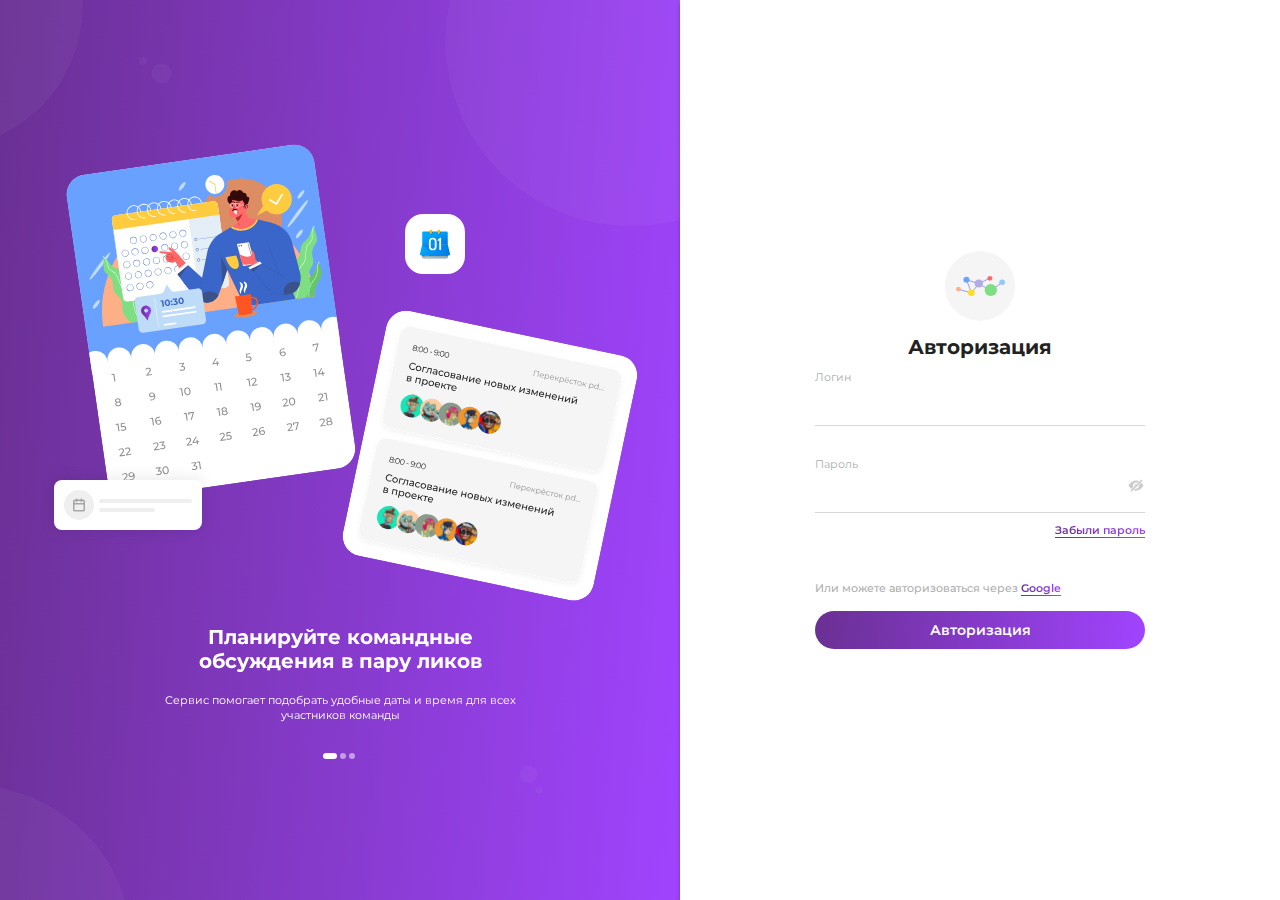
<file: enter.html>
<!DOCTYPE html>
<html lang="ru">
  <head>
    <meta charset="utf-8">
    <meta http-equiv="X-UA-Compatible" content="IE=edge">
    <title>Регистрация</title>
    <meta name="theme-color" content="#fff">
    <meta name="apple-mobile-web-app-status-bar-style" content="black-translucent">
    <meta name="viewport" content="width=device-width, user-scalable=no, initial-scale=1.0, maximum-scale=1.0, minimum-scale=1.0">
    <link rel="shortcut icon" href="img/favicons/favicon.ico" type="image/x-icon">
    <link rel="icon" sizes="16x16" href="img/favicons/favicon-16x16.png" type="image/png">
    <link rel="icon" sizes="32x32" href="img/favicons/favicon-32x32.png" type="image/png">
    <link rel="apple-touch-icon-precomposed" href="img/favicons/apple-touch-icon-precomposed.png">
    <link rel="apple-touch-icon" href="img/favicons/apple-touch-icon.png">
    <link rel="apple-touch-icon" sizes="57x57" href="img/favicons/apple-touch-icon-57x57.png">
    <link rel="apple-touch-icon" sizes="60x60" href="img/favicons/apple-touch-icon-60x60.png">
    <link rel="apple-touch-icon" sizes="72x72" href="img/favicons/apple-touch-icon-72x72.png">
    <link rel="apple-touch-icon" sizes="76x76" href="img/favicons/apple-touch-icon-76x76.png">
    <link rel="apple-touch-icon" sizes="114x114" href="img/favicons/apple-touch-icon-114x114.png">
    <link rel="apple-touch-icon" sizes="120x120" href="img/favicons/apple-touch-icon-120x120.png">
    <link rel="apple-touch-icon" sizes="144x144" href="img/favicons/apple-touch-icon-144x144.png">
    <link rel="apple-touch-icon" sizes="152x152" href="img/favicons/apple-touch-icon-152x152.png">
    <link rel="apple-touch-icon" sizes="167x167" href="img/favicons/apple-touch-icon-167x167.png">
    <link rel="apple-touch-icon" sizes="180x180" href="img/favicons/apple-touch-icon-180x180.png">
    <link rel="apple-touch-icon" sizes="1024x1024" href="img/favicons/apple-touch-icon-1024x1024.png">
    <link rel="preconnect" href="https://fonts.googleapis.com">
    <link rel="preconnect" href="https://fonts.gstatic.com" crossorigin>
    <link href="https://fonts.googleapis.com/css2?family=Montserrat:wght@400;500;600;700&amp;display=swap" rel="stylesheet">
    <link rel="stylesheet" href="styles/main.css">
  </head>
  <body>
    <main class="login login--reg">
      <div class="login__wrap">
        <div class="login__info">
          <div class="login__pic"><img src="./img/login/pic.svg" alt=""></div>
          <div class="slider"> 
            <div class="swiper-wrapper">
              <div class="slider__slide swiper-slide"> 
                <h2 class="h2 slider__title"> 
                  <p>Планируйте командные </p>
                  <p>обсуждения в пару ликов</p>
                </h2>
                <p class="slider__text">Сервис помогает подобрать удобные даты и время для всех участников команды</p>
              </div>
              <div class="slider__slide swiper-slide"> 
                <h2 class="h2 slider__title"> 
                  <p>Планируйте командные </p>
                  <p>обсуждения в пару ликов</p>
                </h2>
                <p class="slider__text">Сервис помогает подобрать удобные даты и время для всех участников команды</p>
              </div>
              <div class="slider__slide swiper-slide"> 
                <h2 class="h2 slider__title"> 
                  <p>Планируйте командные </p>
                  <p>обсуждения в пару ликов</p>
                </h2>
                <p class="slider__text">Сервис помогает подобрать удобные даты и время для всех участников команды</p>
              </div>
            </div>
            <div class="swiper-pagination"></div>
          </div>
        </div>
      </div>
      <form class="form">
        <div class="form__wrap form__wrap--login">
          <div class="form__logo"> <img src="./img/login/logo.svg" alt=""></div>
          <h2 class="h2 form__title">Авторизация</h2>
          <div class="inputs">
                <label class="label">
                  <div class="label__title t-m">Логин</div>
                  <div class="input">
                    <input class="t-h t-medium" type="text">
                  </div>
                </label>
                <label class="label">
                  <div class="label__title t-m">Пароль</div>
                  <div class="input">
                    <input class="t-h t-medium" type="password">
                    <div class="input__watchpassword">
                      <svg>
                        <use xlink:href="img/sprites/sprite.svg#watch"></use>
                      </svg>
                    </div>
                  </div>
                </label>
          </div>
          <div class="forgot-password"><a class="link t-gradient" href="#">Забыли пароль</a></div>
          <div class="form__enter"> 
            <p>Или можете авторизоваться через <a href="" class="link t-gradient">Google</a></p>
                <button class="btn btn--gradient btn--full">Авторизация</button>
          </div>
        </div>
      </form>
    </main>
    <script src="js/vendor.js"></script>
    <script src="js/main.js"></script>
  </body>
</html>
</file>
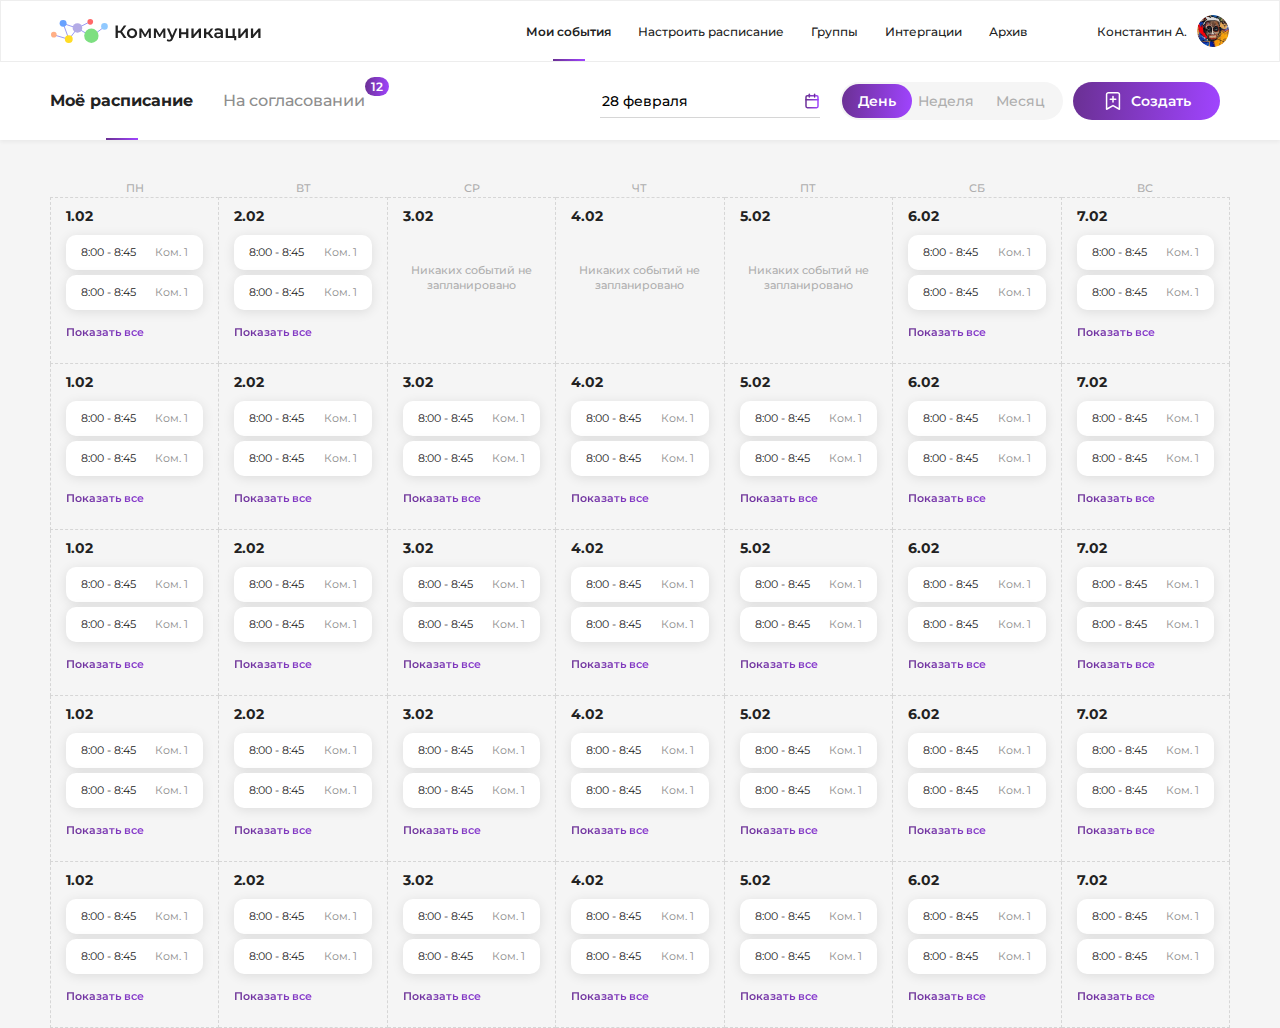
<file: month-calendar.html>
<!DOCTYPE html>
<html lang="ru">
  <head>
    <meta charset="utf-8">
    <meta http-equiv="X-UA-Compatible" content="IE=edge">
    <title>Месяц список</title>
    <meta name="theme-color" content="#fff">
    <meta name="apple-mobile-web-app-status-bar-style" content="black-translucent">
    <meta name="viewport" content="width=device-width, user-scalable=no, initial-scale=1.0, maximum-scale=1.0, minimum-scale=1.0">
    <link rel="shortcut icon" href="img/favicons/favicon.ico" type="image/x-icon">
    <link rel="icon" sizes="16x16" href="img/favicons/favicon-16x16.png" type="image/png">
    <link rel="icon" sizes="32x32" href="img/favicons/favicon-32x32.png" type="image/png">
    <link rel="apple-touch-icon-precomposed" href="img/favicons/apple-touch-icon-precomposed.png">
    <link rel="apple-touch-icon" href="img/favicons/apple-touch-icon.png">
    <link rel="apple-touch-icon" sizes="57x57" href="img/favicons/apple-touch-icon-57x57.png">
    <link rel="apple-touch-icon" sizes="60x60" href="img/favicons/apple-touch-icon-60x60.png">
    <link rel="apple-touch-icon" sizes="72x72" href="img/favicons/apple-touch-icon-72x72.png">
    <link rel="apple-touch-icon" sizes="76x76" href="img/favicons/apple-touch-icon-76x76.png">
    <link rel="apple-touch-icon" sizes="114x114" href="img/favicons/apple-touch-icon-114x114.png">
    <link rel="apple-touch-icon" sizes="120x120" href="img/favicons/apple-touch-icon-120x120.png">
    <link rel="apple-touch-icon" sizes="144x144" href="img/favicons/apple-touch-icon-144x144.png">
    <link rel="apple-touch-icon" sizes="152x152" href="img/favicons/apple-touch-icon-152x152.png">
    <link rel="apple-touch-icon" sizes="167x167" href="img/favicons/apple-touch-icon-167x167.png">
    <link rel="apple-touch-icon" sizes="180x180" href="img/favicons/apple-touch-icon-180x180.png">
    <link rel="apple-touch-icon" sizes="1024x1024" href="img/favicons/apple-touch-icon-1024x1024.png">
    <link rel="preconnect" href="https://fonts.googleapis.com">
    <link rel="preconnect" href="https://fonts.gstatic.com" crossorigin>
    <link href="https://fonts.googleapis.com/css2?family=Montserrat:wght@400;500;600;700&amp;display=swap" rel="stylesheet">
    <link rel="stylesheet" href="styles/main.css">
  </head>
  <body>
    <main class="inner-page">
      <div class="inner-headers">
        <header class="header"> 
          <div class="container header__container"><a class="header__logo" href=""> <img src="./img/header/logo.svg" alt=""></a>
            <div class="header__right"> 
              <nav class="nav"><a class="nav__link t-h active" href="#">Мои события </a><a class="nav__link t-h" href="#">Настроить расписание </a><a class="nav__link t-h" href="#">Группы </a><a class="nav__link t-h" href="#">Интергации </a><a class="nav__link t-h" href="#">Архив</a></nav>
              <div class="header__user"> 
                <div class="header__name t-h t-medium">Константин А.</div>
                <div class="header__photo"><img src="./img/header/logo.png" alt=""></div>
              </div>
              <div class="header__burger" open-modal="modal--menu"><img src="./img/header/burger.svg" alt=""></div>
            </div>
          </div>
        </header>
        <div class="header-second">
          <div class="container header__container">
            <div class="header-second__nav"> <a class="header-second__nav-link active" href="#">Моё расписание </a><a class="header-second__nav-link" href="#">
                 На согласовании
                <div class="header-second__nav-numbers">12</div></a></div>
            <div class="header-second__right"> 
              <label class="calendar input">
                <input type="text" value="28 февраля">
                <div class="calendar__ico"><img src="./img/header/calendar.svg" alt=""></div>
              </label>
              <div class="header__tabs"> <a class="header__tab active" href="#"> День</a><a class="header__tab header__tab--center" href="#"> Неделя</a><a class="header__tab" href="#"> Месяц</a></div>
              <div class="header__list"><a class="header__item active" href="#"> 
                  <svg>
                    <use xlink:href="img/sprites/sprite.svg#list"></use>
                  </svg></a><a class="header__item" href="#"> 
                  <svg>
                    <use xlink:href="img/sprites/sprite.svg#calendar"></use>
                  </svg></a></div>
              <button class="header__create btn btn--gradient">
                <svg> 
                  <use xlink:href="img/sprites/sprite.svg#plus"></use>
                </svg>Создать
              </button>
              <button class="header__link"> 
                <svg> 
                  <use xlink:href="img/sprites/sprite.svg#link"></use>
                </svg>
              </button>
            </div>
          </div>
        </div>
        <div class="header-second__mobile"> 
          <label class="calendar input">
            <input type="text" value="28 февраля">
            <div class="calendar__ico"><img src="./img/header/calendar.svg" alt=""></div>
          </label>
          <div class="header-second__mobile-bottom">
            <button class="header__link"> 
              <svg> 
                <use xlink:href="img/sprites/sprite.svg#link"></use>
              </svg>
            </button>
            <button class="header__create btn btn--gradient">
              <svg> 
                <use xlink:href="img/sprites/sprite.svg#plus"></use>
              </svg>Создать
            </button>
          </div>
        </div>
      </div>
      <div class="inner">
        <div class="container">
          <table class="month-calendar">
            <thead class="month-calendar__thead"> 
              <tr class="month-calendar__tr"> 
                <th class="month-calendar__th">ПН</th>
                <th class="month-calendar__th">ВТ</th>
                <th class="month-calendar__th">СР</th>
                <th class="month-calendar__th">ЧТ</th>
                <th class="month-calendar__th">ПТ</th>
                <th class="month-calendar__th">СБ</th>
                <th class="month-calendar__th">ВС</th>
              </tr>
            </thead>
            <tbody class="month-calendar__tbody"> 
              <tr class="month-calendar__tr"> 
                <td class="month-calendar__td">
                  <div class="month-calendar__date">1.02</div>
                  <div class="month-calendar__panel">
                    <div class="month-calendar__time">8:00 - 8:45</div>
                    <div class="month-calendar__room">Ком. 1</div>
                  </div>
                  <div class="month-calendar__panel">
                    <div class="month-calendar__time">8:00 - 8:45</div>
                    <div class="month-calendar__room">Ком. 1</div>
                  </div>
                  <div class="month-calendar__all t-gradient">Показать все</div>
                </td>
                <td class="month-calendar__td">
                  <div class="month-calendar__date">2.02</div>
                  <div class="month-calendar__panel">
                    <div class="month-calendar__time">8:00 - 8:45</div>
                    <div class="month-calendar__room">Ком. 1</div>
                  </div>
                  <div class="month-calendar__panel">
                    <div class="month-calendar__time">8:00 - 8:45</div>
                    <div class="month-calendar__room">Ком. 1</div>
                  </div>
                  <div class="month-calendar__all t-gradient">Показать все</div>
                </td>
                <td class="month-calendar__td">
                  <div class="month-calendar__date">3.02</div>
                  <div class="month-calendar__empty">Никаких событий не запланировано</div>
                </td>
                <td class="month-calendar__td">
                  <div class="month-calendar__date">4.02</div>
                  <div class="month-calendar__empty">Никаких событий не запланировано</div>
                </td>
                <td class="month-calendar__td">
                  <div class="month-calendar__date">5.02</div>
                  <div class="month-calendar__empty">Никаких событий не запланировано</div>
                </td>
                <td class="month-calendar__td">
                  <div class="month-calendar__date">6.02</div>
                  <div class="month-calendar__panel">
                    <div class="month-calendar__time">8:00 - 8:45</div>
                    <div class="month-calendar__room">Ком. 1</div>
                  </div>
                  <div class="month-calendar__panel">
                    <div class="month-calendar__time">8:00 - 8:45</div>
                    <div class="month-calendar__room">Ком. 1</div>
                  </div>
                  <div class="month-calendar__all t-gradient">Показать все</div>
                </td>
                <td class="month-calendar__td">
                  <div class="month-calendar__date">7.02</div>
                  <div class="month-calendar__panel">
                    <div class="month-calendar__time">8:00 - 8:45</div>
                    <div class="month-calendar__room">Ком. 1</div>
                  </div>
                  <div class="month-calendar__panel">
                    <div class="month-calendar__time">8:00 - 8:45</div>
                    <div class="month-calendar__room">Ком. 1</div>
                  </div>
                  <div class="month-calendar__all t-gradient">Показать все</div>
                </td>
              </tr>
              <tr class="month-calendar__tr"> 
                <td class="month-calendar__td">
                  <div class="month-calendar__date">1.02</div>
                  <div class="month-calendar__panel">
                    <div class="month-calendar__time">8:00 - 8:45</div>
                    <div class="month-calendar__room">Ком. 1</div>
                  </div>
                  <div class="month-calendar__panel">
                    <div class="month-calendar__time">8:00 - 8:45</div>
                    <div class="month-calendar__room">Ком. 1</div>
                  </div>
                  <div class="month-calendar__all t-gradient">Показать все</div>
                </td>
                <td class="month-calendar__td">
                  <div class="month-calendar__date">2.02</div>
                  <div class="month-calendar__panel">
                    <div class="month-calendar__time">8:00 - 8:45</div>
                    <div class="month-calendar__room">Ком. 1</div>
                  </div>
                  <div class="month-calendar__panel">
                    <div class="month-calendar__time">8:00 - 8:45</div>
                    <div class="month-calendar__room">Ком. 1</div>
                  </div>
                  <div class="month-calendar__all t-gradient">Показать все</div>
                </td>
                <td class="month-calendar__td">
                  <div class="month-calendar__date">3.02</div>
                  <div class="month-calendar__panel">
                    <div class="month-calendar__time">8:00 - 8:45</div>
                    <div class="month-calendar__room">Ком. 1</div>
                  </div>
                  <div class="month-calendar__panel">
                    <div class="month-calendar__time">8:00 - 8:45</div>
                    <div class="month-calendar__room">Ком. 1</div>
                  </div>
                  <div class="month-calendar__all t-gradient">Показать все</div>
                </td>
                <td class="month-calendar__td">
                  <div class="month-calendar__date">4.02</div>
                  <div class="month-calendar__panel">
                    <div class="month-calendar__time">8:00 - 8:45</div>
                    <div class="month-calendar__room">Ком. 1</div>
                  </div>
                  <div class="month-calendar__panel">
                    <div class="month-calendar__time">8:00 - 8:45</div>
                    <div class="month-calendar__room">Ком. 1</div>
                  </div>
                  <div class="month-calendar__all t-gradient">Показать все</div>
                </td>
                <td class="month-calendar__td">
                  <div class="month-calendar__date">5.02</div>
                  <div class="month-calendar__panel">
                    <div class="month-calendar__time">8:00 - 8:45</div>
                    <div class="month-calendar__room">Ком. 1</div>
                  </div>
                  <div class="month-calendar__panel">
                    <div class="month-calendar__time">8:00 - 8:45</div>
                    <div class="month-calendar__room">Ком. 1</div>
                  </div>
                  <div class="month-calendar__all t-gradient">Показать все</div>
                </td>
                <td class="month-calendar__td">
                  <div class="month-calendar__date">6.02</div>
                  <div class="month-calendar__panel">
                    <div class="month-calendar__time">8:00 - 8:45</div>
                    <div class="month-calendar__room">Ком. 1</div>
                  </div>
                  <div class="month-calendar__panel">
                    <div class="month-calendar__time">8:00 - 8:45</div>
                    <div class="month-calendar__room">Ком. 1</div>
                  </div>
                  <div class="month-calendar__all t-gradient">Показать все</div>
                </td>
                <td class="month-calendar__td">
                  <div class="month-calendar__date">7.02</div>
                  <div class="month-calendar__panel">
                    <div class="month-calendar__time">8:00 - 8:45</div>
                    <div class="month-calendar__room">Ком. 1</div>
                  </div>
                  <div class="month-calendar__panel">
                    <div class="month-calendar__time">8:00 - 8:45</div>
                    <div class="month-calendar__room">Ком. 1</div>
                  </div>
                  <div class="month-calendar__all t-gradient">Показать все</div>
                </td>
              </tr>
              <tr class="month-calendar__tr"> 
                <td class="month-calendar__td">
                  <div class="month-calendar__date">1.02</div>
                  <div class="month-calendar__panel">
                    <div class="month-calendar__time">8:00 - 8:45</div>
                    <div class="month-calendar__room">Ком. 1</div>
                  </div>
                  <div class="month-calendar__panel">
                    <div class="month-calendar__time">8:00 - 8:45</div>
                    <div class="month-calendar__room">Ком. 1</div>
                  </div>
                  <div class="month-calendar__all t-gradient">Показать все</div>
                </td>
                <td class="month-calendar__td">
                  <div class="month-calendar__date">2.02</div>
                  <div class="month-calendar__panel">
                    <div class="month-calendar__time">8:00 - 8:45</div>
                    <div class="month-calendar__room">Ком. 1</div>
                  </div>
                  <div class="month-calendar__panel">
                    <div class="month-calendar__time">8:00 - 8:45</div>
                    <div class="month-calendar__room">Ком. 1</div>
                  </div>
                  <div class="month-calendar__all t-gradient">Показать все</div>
                </td>
                <td class="month-calendar__td">
                  <div class="month-calendar__date">3.02</div>
                  <div class="month-calendar__panel">
                    <div class="month-calendar__time">8:00 - 8:45</div>
                    <div class="month-calendar__room">Ком. 1</div>
                  </div>
                  <div class="month-calendar__panel">
                    <div class="month-calendar__time">8:00 - 8:45</div>
                    <div class="month-calendar__room">Ком. 1</div>
                  </div>
                  <div class="month-calendar__all t-gradient">Показать все</div>
                </td>
                <td class="month-calendar__td">
                  <div class="month-calendar__date">4.02</div>
                  <div class="month-calendar__panel">
                    <div class="month-calendar__time">8:00 - 8:45</div>
                    <div class="month-calendar__room">Ком. 1</div>
                  </div>
                  <div class="month-calendar__panel">
                    <div class="month-calendar__time">8:00 - 8:45</div>
                    <div class="month-calendar__room">Ком. 1</div>
                  </div>
                  <div class="month-calendar__all t-gradient">Показать все</div>
                </td>
                <td class="month-calendar__td">
                  <div class="month-calendar__date">5.02</div>
                  <div class="month-calendar__panel">
                    <div class="month-calendar__time">8:00 - 8:45</div>
                    <div class="month-calendar__room">Ком. 1</div>
                  </div>
                  <div class="month-calendar__panel">
                    <div class="month-calendar__time">8:00 - 8:45</div>
                    <div class="month-calendar__room">Ком. 1</div>
                  </div>
                  <div class="month-calendar__all t-gradient">Показать все</div>
                </td>
                <td class="month-calendar__td">
                  <div class="month-calendar__date">6.02</div>
                  <div class="month-calendar__panel">
                    <div class="month-calendar__time">8:00 - 8:45</div>
                    <div class="month-calendar__room">Ком. 1</div>
                  </div>
                  <div class="month-calendar__panel">
                    <div class="month-calendar__time">8:00 - 8:45</div>
                    <div class="month-calendar__room">Ком. 1</div>
                  </div>
                  <div class="month-calendar__all t-gradient">Показать все</div>
                </td>
                <td class="month-calendar__td">
                  <div class="month-calendar__date">7.02</div>
                  <div class="month-calendar__panel">
                    <div class="month-calendar__time">8:00 - 8:45</div>
                    <div class="month-calendar__room">Ком. 1</div>
                  </div>
                  <div class="month-calendar__panel">
                    <div class="month-calendar__time">8:00 - 8:45</div>
                    <div class="month-calendar__room">Ком. 1</div>
                  </div>
                  <div class="month-calendar__all t-gradient">Показать все</div>
                </td>
              </tr>
              <tr class="month-calendar__tr"> 
                <td class="month-calendar__td">
                  <div class="month-calendar__date">1.02</div>
                  <div class="month-calendar__panel">
                    <div class="month-calendar__time">8:00 - 8:45</div>
                    <div class="month-calendar__room">Ком. 1</div>
                  </div>
                  <div class="month-calendar__panel">
                    <div class="month-calendar__time">8:00 - 8:45</div>
                    <div class="month-calendar__room">Ком. 1</div>
                  </div>
                  <div class="month-calendar__all t-gradient">Показать все</div>
                </td>
                <td class="month-calendar__td">
                  <div class="month-calendar__date">2.02</div>
                  <div class="month-calendar__panel">
                    <div class="month-calendar__time">8:00 - 8:45</div>
                    <div class="month-calendar__room">Ком. 1</div>
                  </div>
                  <div class="month-calendar__panel">
                    <div class="month-calendar__time">8:00 - 8:45</div>
                    <div class="month-calendar__room">Ком. 1</div>
                  </div>
                  <div class="month-calendar__all t-gradient">Показать все</div>
                </td>
                <td class="month-calendar__td">
                  <div class="month-calendar__date">3.02</div>
                  <div class="month-calendar__panel">
                    <div class="month-calendar__time">8:00 - 8:45</div>
                    <div class="month-calendar__room">Ком. 1</div>
                  </div>
                  <div class="month-calendar__panel">
                    <div class="month-calendar__time">8:00 - 8:45</div>
                    <div class="month-calendar__room">Ком. 1</div>
                  </div>
                  <div class="month-calendar__all t-gradient">Показать все</div>
                </td>
                <td class="month-calendar__td">
                  <div class="month-calendar__date">4.02</div>
                  <div class="month-calendar__panel">
                    <div class="month-calendar__time">8:00 - 8:45</div>
                    <div class="month-calendar__room">Ком. 1</div>
                  </div>
                  <div class="month-calendar__panel">
                    <div class="month-calendar__time">8:00 - 8:45</div>
                    <div class="month-calendar__room">Ком. 1</div>
                  </div>
                  <div class="month-calendar__all t-gradient">Показать все</div>
                </td>
                <td class="month-calendar__td">
                  <div class="month-calendar__date">5.02</div>
                  <div class="month-calendar__panel">
                    <div class="month-calendar__time">8:00 - 8:45</div>
                    <div class="month-calendar__room">Ком. 1</div>
                  </div>
                  <div class="month-calendar__panel">
                    <div class="month-calendar__time">8:00 - 8:45</div>
                    <div class="month-calendar__room">Ком. 1</div>
                  </div>
                  <div class="month-calendar__all t-gradient">Показать все</div>
                </td>
                <td class="month-calendar__td">
                  <div class="month-calendar__date">6.02</div>
                  <div class="month-calendar__panel">
                    <div class="month-calendar__time">8:00 - 8:45</div>
                    <div class="month-calendar__room">Ком. 1</div>
                  </div>
                  <div class="month-calendar__panel">
                    <div class="month-calendar__time">8:00 - 8:45</div>
                    <div class="month-calendar__room">Ком. 1</div>
                  </div>
                  <div class="month-calendar__all t-gradient">Показать все</div>
                </td>
                <td class="month-calendar__td">
                  <div class="month-calendar__date">7.02</div>
                  <div class="month-calendar__panel">
                    <div class="month-calendar__time">8:00 - 8:45</div>
                    <div class="month-calendar__room">Ком. 1</div>
                  </div>
                  <div class="month-calendar__panel">
                    <div class="month-calendar__time">8:00 - 8:45</div>
                    <div class="month-calendar__room">Ком. 1</div>
                  </div>
                  <div class="month-calendar__all t-gradient">Показать все</div>
                </td>
              </tr>
              <tr class="month-calendar__tr"> 
                <td class="month-calendar__td">
                  <div class="month-calendar__date">1.02</div>
                  <div class="month-calendar__panel">
                    <div class="month-calendar__time">8:00 - 8:45</div>
                    <div class="month-calendar__room">Ком. 1</div>
                  </div>
                  <div class="month-calendar__panel">
                    <div class="month-calendar__time">8:00 - 8:45</div>
                    <div class="month-calendar__room">Ком. 1</div>
                  </div>
                  <div class="month-calendar__all t-gradient">Показать все</div>
                </td>
                <td class="month-calendar__td">
                  <div class="month-calendar__date">2.02</div>
                  <div class="month-calendar__panel">
                    <div class="month-calendar__time">8:00 - 8:45</div>
                    <div class="month-calendar__room">Ком. 1</div>
                  </div>
                  <div class="month-calendar__panel">
                    <div class="month-calendar__time">8:00 - 8:45</div>
                    <div class="month-calendar__room">Ком. 1</div>
                  </div>
                  <div class="month-calendar__all t-gradient">Показать все</div>
                </td>
                <td class="month-calendar__td">
                  <div class="month-calendar__date">3.02</div>
                  <div class="month-calendar__panel">
                    <div class="month-calendar__time">8:00 - 8:45</div>
                    <div class="month-calendar__room">Ком. 1</div>
                  </div>
                  <div class="month-calendar__panel">
                    <div class="month-calendar__time">8:00 - 8:45</div>
                    <div class="month-calendar__room">Ком. 1</div>
                  </div>
                  <div class="month-calendar__all t-gradient">Показать все</div>
                </td>
                <td class="month-calendar__td">
                  <div class="month-calendar__date">4.02</div>
                  <div class="month-calendar__panel">
                    <div class="month-calendar__time">8:00 - 8:45</div>
                    <div class="month-calendar__room">Ком. 1</div>
                  </div>
                  <div class="month-calendar__panel">
                    <div class="month-calendar__time">8:00 - 8:45</div>
                    <div class="month-calendar__room">Ком. 1</div>
                  </div>
                  <div class="month-calendar__all t-gradient">Показать все</div>
                </td>
                <td class="month-calendar__td">
                  <div class="month-calendar__date">5.02</div>
                  <div class="month-calendar__panel">
                    <div class="month-calendar__time">8:00 - 8:45</div>
                    <div class="month-calendar__room">Ком. 1</div>
                  </div>
                  <div class="month-calendar__panel">
                    <div class="month-calendar__time">8:00 - 8:45</div>
                    <div class="month-calendar__room">Ком. 1</div>
                  </div>
                  <div class="month-calendar__all t-gradient">Показать все</div>
                </td>
                <td class="month-calendar__td">
                  <div class="month-calendar__date">6.02</div>
                  <div class="month-calendar__panel">
                    <div class="month-calendar__time">8:00 - 8:45</div>
                    <div class="month-calendar__room">Ком. 1</div>
                  </div>
                  <div class="month-calendar__panel">
                    <div class="month-calendar__time">8:00 - 8:45</div>
                    <div class="month-calendar__room">Ком. 1</div>
                  </div>
                  <div class="month-calendar__all t-gradient">Показать все</div>
                </td>
                <td class="month-calendar__td">
                  <div class="month-calendar__date">7.02</div>
                  <div class="month-calendar__panel">
                    <div class="month-calendar__time">8:00 - 8:45</div>
                    <div class="month-calendar__room">Ком. 1</div>
                  </div>
                  <div class="month-calendar__panel">
                    <div class="month-calendar__time">8:00 - 8:45</div>
                    <div class="month-calendar__room">Ком. 1</div>
                  </div>
                  <div class="month-calendar__all t-gradient">Показать все</div>
                </td>
              </tr>
            </tbody>
          </table>
        </div>
      </div>
    </main>
    <script src="js/vendor.js"></script>
    <script src="js/main.js"></script>
  </body>
</html>
</file>
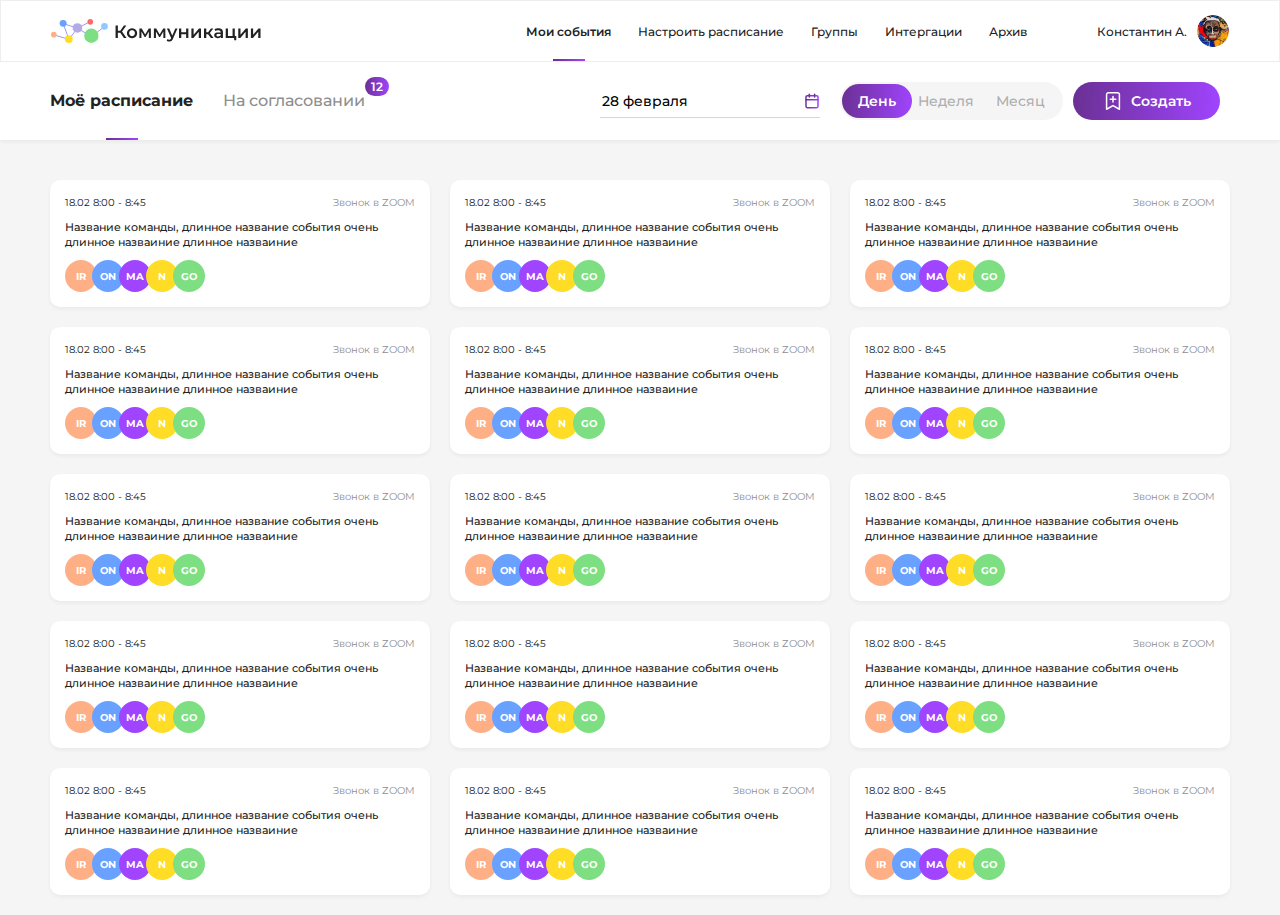
<file: month-list.html>
<!DOCTYPE html>
<html lang="ru">
  <head>
    <meta charset="utf-8">
    <meta http-equiv="X-UA-Compatible" content="IE=edge">
    <title>Месяц список</title>
    <meta name="theme-color" content="#fff">
    <meta name="apple-mobile-web-app-status-bar-style" content="black-translucent">
    <meta name="viewport" content="width=device-width, user-scalable=no, initial-scale=1.0, maximum-scale=1.0, minimum-scale=1.0">
    <link rel="shortcut icon" href="img/favicons/favicon.ico" type="image/x-icon">
    <link rel="icon" sizes="16x16" href="img/favicons/favicon-16x16.png" type="image/png">
    <link rel="icon" sizes="32x32" href="img/favicons/favicon-32x32.png" type="image/png">
    <link rel="apple-touch-icon-precomposed" href="img/favicons/apple-touch-icon-precomposed.png">
    <link rel="apple-touch-icon" href="img/favicons/apple-touch-icon.png">
    <link rel="apple-touch-icon" sizes="57x57" href="img/favicons/apple-touch-icon-57x57.png">
    <link rel="apple-touch-icon" sizes="60x60" href="img/favicons/apple-touch-icon-60x60.png">
    <link rel="apple-touch-icon" sizes="72x72" href="img/favicons/apple-touch-icon-72x72.png">
    <link rel="apple-touch-icon" sizes="76x76" href="img/favicons/apple-touch-icon-76x76.png">
    <link rel="apple-touch-icon" sizes="114x114" href="img/favicons/apple-touch-icon-114x114.png">
    <link rel="apple-touch-icon" sizes="120x120" href="img/favicons/apple-touch-icon-120x120.png">
    <link rel="apple-touch-icon" sizes="144x144" href="img/favicons/apple-touch-icon-144x144.png">
    <link rel="apple-touch-icon" sizes="152x152" href="img/favicons/apple-touch-icon-152x152.png">
    <link rel="apple-touch-icon" sizes="167x167" href="img/favicons/apple-touch-icon-167x167.png">
    <link rel="apple-touch-icon" sizes="180x180" href="img/favicons/apple-touch-icon-180x180.png">
    <link rel="apple-touch-icon" sizes="1024x1024" href="img/favicons/apple-touch-icon-1024x1024.png">
    <link rel="preconnect" href="https://fonts.googleapis.com">
    <link rel="preconnect" href="https://fonts.gstatic.com" crossorigin>
    <link href="https://fonts.googleapis.com/css2?family=Montserrat:wght@400;500;600;700&amp;display=swap" rel="stylesheet">
    <link rel="stylesheet" href="styles/main.css">
  </head>
  <body>
    <main class="inner-page" data-simplebar> 
      <div class="inner-headers">
        <header class="header"> 
          <div class="container header__container"><a class="header__logo" href=""> <img src="./img/header/logo.svg" alt=""></a>
            <div class="header__right"> 
              <nav class="nav"><a class="nav__link t-h active" href="#">Мои события </a><a class="nav__link t-h" href="#">Настроить расписание </a><a class="nav__link t-h" href="#">Группы </a><a class="nav__link t-h" href="#">Интергации </a><a class="nav__link t-h" href="#">Архив</a></nav>
              <div class="header__user"> 
                <div class="header__name t-h t-medium">Константин А.</div>
                <div class="header__photo"><img src="./img/header/logo.png" alt=""></div>
              </div>
              <div class="header__burger" open-modal="modal--menu"><img src="./img/header/burger.svg" alt=""></div>
            </div>
          </div>
        </header>
        <div class="header-second">
          <div class="container header__container">
            <div class="header-second__nav"> <a class="header-second__nav-link active" href="#">Моё расписание </a><a class="header-second__nav-link" href="#">
                 На согласовании
                <div class="header-second__nav-numbers">12</div></a></div>
            <div class="header-second__right"> 
              <label class="calendar input">
                <input type="text" value="28 февраля">
                <div class="calendar__ico"><img src="./img/header/calendar.svg" alt=""></div>
              </label>
              <div class="header__tabs"> <a class="header__tab active" href="#"> День</a><a class="header__tab header__tab--center" href="#"> Неделя</a><a class="header__tab" href="#"> Месяц</a></div>
              <div class="header__list"><a class="header__item active" href="#"> 
                  <svg>
                    <use xlink:href="img/sprites/sprite.svg#list"></use>
                  </svg></a><a class="header__item" href="#"> 
                  <svg>
                    <use xlink:href="img/sprites/sprite.svg#calendar"></use>
                  </svg></a></div>
              <button class="header__create btn btn--gradient">
                <svg> 
                  <use xlink:href="img/sprites/sprite.svg#plus"></use>
                </svg>Создать
              </button>
              <button class="header__link"> 
                <svg> 
                  <use xlink:href="img/sprites/sprite.svg#link"></use>
                </svg>
              </button>
            </div>
          </div>
        </div>
        <div class="header-second__mobile"> 
          <label class="calendar input">
            <input type="text" value="28 февраля">
            <div class="calendar__ico"><img src="./img/header/calendar.svg" alt=""></div>
          </label>
          <div class="header-second__mobile-bottom">
            <button class="header__link"> 
              <svg> 
                <use xlink:href="img/sprites/sprite.svg#link"></use>
              </svg>
            </button>
            <button class="header__create btn btn--gradient">
              <svg> 
                <use xlink:href="img/sprites/sprite.svg#plus"></use>
              </svg>Создать
            </button>
          </div>
        </div>
      </div>
      <div class="inner">
        <div class="container">
          <div class="month-list"> 
            <div class="month-list__item"> 
              <div class="month-list__head">
                <div class="month-list__time">18.02  8:00 - 8:45</div>
                <div class="month-list__cabinet">Звонок в ZOOM</div>
              </div>
              <div class="month-list__description">Название команды, длинное название события очень длинное назваиние длинное назваиние</div>
              <div class="participants">
                <div class="participant participant--orange">IR</div>
                <div class="participant participant--blue">ON</div>
                <div class="participant participant--purple">MA</div>
                <div class="participant participant--yellow">N</div>
                <div class="participant participant--green">GO</div>
              </div>
            </div>
            <div class="month-list__item"> 
              <div class="month-list__head">
                <div class="month-list__time">18.02  8:00 - 8:45</div>
                <div class="month-list__cabinet">Звонок в ZOOM</div>
              </div>
              <div class="month-list__description">Название команды, длинное название события очень длинное назваиние длинное назваиние</div>
              <div class="participants">
                <div class="participant participant--orange">IR</div>
                <div class="participant participant--blue">ON</div>
                <div class="participant participant--purple">MA</div>
                <div class="participant participant--yellow">N</div>
                <div class="participant participant--green">GO</div>
              </div>
            </div>
            <div class="month-list__item"> 
              <div class="month-list__head">
                <div class="month-list__time">18.02  8:00 - 8:45</div>
                <div class="month-list__cabinet">Звонок в ZOOM</div>
              </div>
              <div class="month-list__description">Название команды, длинное название события очень длинное назваиние длинное назваиние</div>
              <div class="participants">
                <div class="participant participant--orange">IR</div>
                <div class="participant participant--blue">ON</div>
                <div class="participant participant--purple">MA</div>
                <div class="participant participant--yellow">N</div>
                <div class="participant participant--green">GO</div>
              </div>
            </div>
            <div class="month-list__item"> 
              <div class="month-list__head">
                <div class="month-list__time">18.02  8:00 - 8:45</div>
                <div class="month-list__cabinet">Звонок в ZOOM</div>
              </div>
              <div class="month-list__description">Название команды, длинное название события очень длинное назваиние длинное назваиние</div>
              <div class="participants">
                <div class="participant participant--orange">IR</div>
                <div class="participant participant--blue">ON</div>
                <div class="participant participant--purple">MA</div>
                <div class="participant participant--yellow">N</div>
                <div class="participant participant--green">GO</div>
              </div>
            </div>
            <div class="month-list__item"> 
              <div class="month-list__head">
                <div class="month-list__time">18.02  8:00 - 8:45</div>
                <div class="month-list__cabinet">Звонок в ZOOM</div>
              </div>
              <div class="month-list__description">Название команды, длинное название события очень длинное назваиние длинное назваиние</div>
              <div class="participants">
                <div class="participant participant--orange">IR</div>
                <div class="participant participant--blue">ON</div>
                <div class="participant participant--purple">MA</div>
                <div class="participant participant--yellow">N</div>
                <div class="participant participant--green">GO</div>
              </div>
            </div>
            <div class="month-list__item"> 
              <div class="month-list__head">
                <div class="month-list__time">18.02  8:00 - 8:45</div>
                <div class="month-list__cabinet">Звонок в ZOOM</div>
              </div>
              <div class="month-list__description">Название команды, длинное название события очень длинное назваиние длинное назваиние</div>
              <div class="participants">
                <div class="participant participant--orange">IR</div>
                <div class="participant participant--blue">ON</div>
                <div class="participant participant--purple">MA</div>
                <div class="participant participant--yellow">N</div>
                <div class="participant participant--green">GO</div>
              </div>
            </div>
            <div class="month-list__item"> 
              <div class="month-list__head">
                <div class="month-list__time">18.02  8:00 - 8:45</div>
                <div class="month-list__cabinet">Звонок в ZOOM</div>
              </div>
              <div class="month-list__description">Название команды, длинное название события очень длинное назваиние длинное назваиние</div>
              <div class="participants">
                <div class="participant participant--orange">IR</div>
                <div class="participant participant--blue">ON</div>
                <div class="participant participant--purple">MA</div>
                <div class="participant participant--yellow">N</div>
                <div class="participant participant--green">GO</div>
              </div>
            </div>
            <div class="month-list__item"> 
              <div class="month-list__head">
                <div class="month-list__time">18.02  8:00 - 8:45</div>
                <div class="month-list__cabinet">Звонок в ZOOM</div>
              </div>
              <div class="month-list__description">Название команды, длинное название события очень длинное назваиние длинное назваиние</div>
              <div class="participants">
                <div class="participant participant--orange">IR</div>
                <div class="participant participant--blue">ON</div>
                <div class="participant participant--purple">MA</div>
                <div class="participant participant--yellow">N</div>
                <div class="participant participant--green">GO</div>
              </div>
            </div>
            <div class="month-list__item"> 
              <div class="month-list__head">
                <div class="month-list__time">18.02  8:00 - 8:45</div>
                <div class="month-list__cabinet">Звонок в ZOOM</div>
              </div>
              <div class="month-list__description">Название команды, длинное название события очень длинное назваиние длинное назваиние</div>
              <div class="participants">
                <div class="participant participant--orange">IR</div>
                <div class="participant participant--blue">ON</div>
                <div class="participant participant--purple">MA</div>
                <div class="participant participant--yellow">N</div>
                <div class="participant participant--green">GO</div>
              </div>
            </div>
            <div class="month-list__item"> 
              <div class="month-list__head">
                <div class="month-list__time">18.02  8:00 - 8:45</div>
                <div class="month-list__cabinet">Звонок в ZOOM</div>
              </div>
              <div class="month-list__description">Название команды, длинное название события очень длинное назваиние длинное назваиние</div>
              <div class="participants">
                <div class="participant participant--orange">IR</div>
                <div class="participant participant--blue">ON</div>
                <div class="participant participant--purple">MA</div>
                <div class="participant participant--yellow">N</div>
                <div class="participant participant--green">GO</div>
              </div>
            </div>
            <div class="month-list__item"> 
              <div class="month-list__head">
                <div class="month-list__time">18.02  8:00 - 8:45</div>
                <div class="month-list__cabinet">Звонок в ZOOM</div>
              </div>
              <div class="month-list__description">Название команды, длинное название события очень длинное назваиние длинное назваиние</div>
              <div class="participants">
                <div class="participant participant--orange">IR</div>
                <div class="participant participant--blue">ON</div>
                <div class="participant participant--purple">MA</div>
                <div class="participant participant--yellow">N</div>
                <div class="participant participant--green">GO</div>
              </div>
            </div>
            <div class="month-list__item"> 
              <div class="month-list__head">
                <div class="month-list__time">18.02  8:00 - 8:45</div>
                <div class="month-list__cabinet">Звонок в ZOOM</div>
              </div>
              <div class="month-list__description">Название команды, длинное название события очень длинное назваиние длинное назваиние</div>
              <div class="participants">
                <div class="participant participant--orange">IR</div>
                <div class="participant participant--blue">ON</div>
                <div class="participant participant--purple">MA</div>
                <div class="participant participant--yellow">N</div>
                <div class="participant participant--green">GO</div>
              </div>
            </div>
            <div class="month-list__item"> 
              <div class="month-list__head">
                <div class="month-list__time">18.02  8:00 - 8:45</div>
                <div class="month-list__cabinet">Звонок в ZOOM</div>
              </div>
              <div class="month-list__description">Название команды, длинное название события очень длинное назваиние длинное назваиние</div>
              <div class="participants">
                <div class="participant participant--orange">IR</div>
                <div class="participant participant--blue">ON</div>
                <div class="participant participant--purple">MA</div>
                <div class="participant participant--yellow">N</div>
                <div class="participant participant--green">GO</div>
              </div>
            </div>
            <div class="month-list__item"> 
              <div class="month-list__head">
                <div class="month-list__time">18.02  8:00 - 8:45</div>
                <div class="month-list__cabinet">Звонок в ZOOM</div>
              </div>
              <div class="month-list__description">Название команды, длинное название события очень длинное назваиние длинное назваиние</div>
              <div class="participants">
                <div class="participant participant--orange">IR</div>
                <div class="participant participant--blue">ON</div>
                <div class="participant participant--purple">MA</div>
                <div class="participant participant--yellow">N</div>
                <div class="participant participant--green">GO</div>
              </div>
            </div>
            <div class="month-list__item"> 
              <div class="month-list__head">
                <div class="month-list__time">18.02  8:00 - 8:45</div>
                <div class="month-list__cabinet">Звонок в ZOOM</div>
              </div>
              <div class="month-list__description">Название команды, длинное название события очень длинное назваиние длинное назваиние</div>
              <div class="participants">
                <div class="participant participant--orange">IR</div>
                <div class="participant participant--blue">ON</div>
                <div class="participant participant--purple">MA</div>
                <div class="participant participant--yellow">N</div>
                <div class="participant participant--green">GO</div>
              </div>
            </div>
          </div>
        </div>
      </div>
    </main>
    <script src="js/vendor.js"></script>
    <script src="js/main.js"></script>
  </body>
</html>
</file>
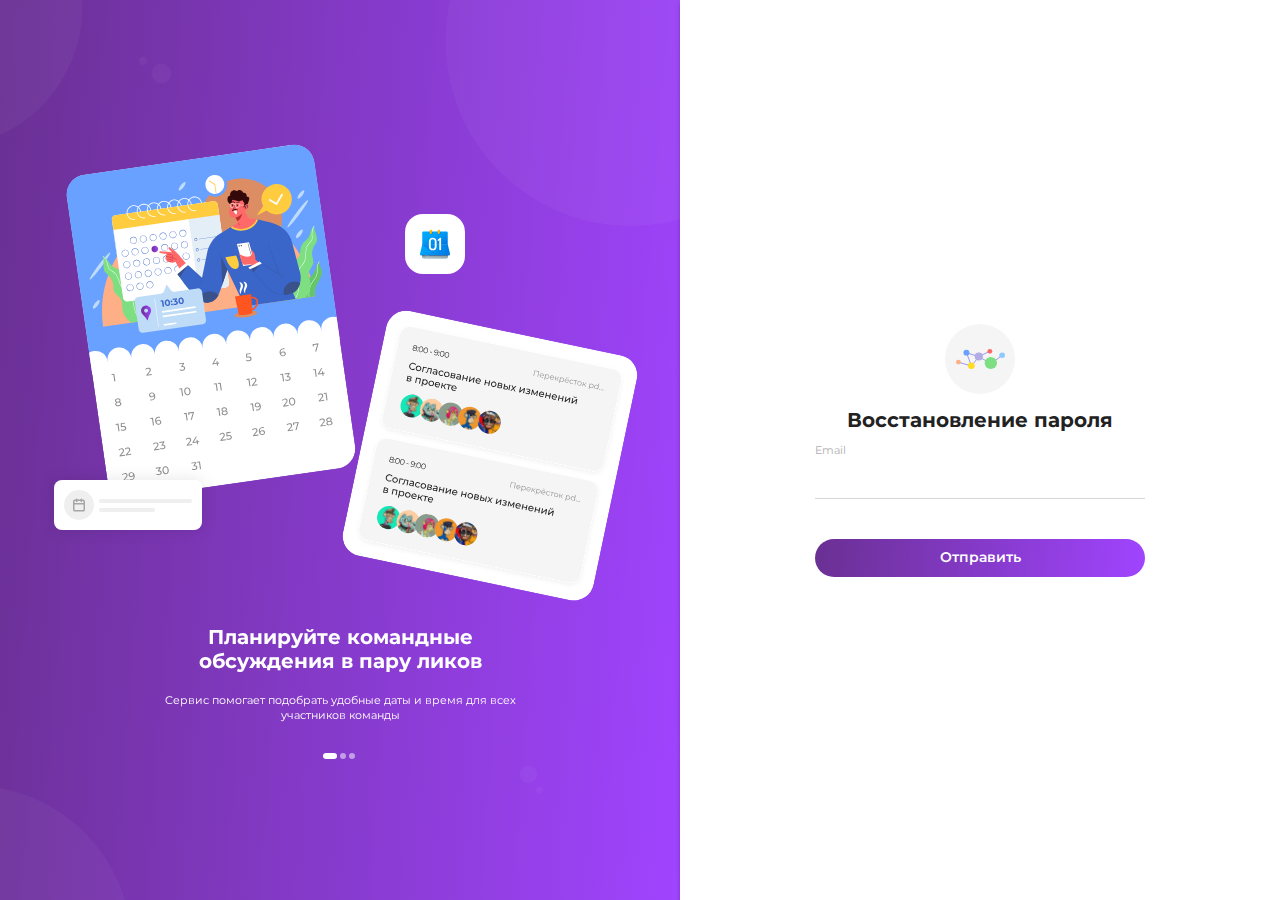
<file: recover-email.html>
<!DOCTYPE html>
<html lang="ru">
  <head>
    <meta charset="utf-8">
    <meta http-equiv="X-UA-Compatible" content="IE=edge">
    <title>Восстановление пароля</title>
    <meta name="theme-color" content="#fff">
    <meta name="apple-mobile-web-app-status-bar-style" content="black-translucent">
    <meta name="viewport" content="width=device-width, user-scalable=no, initial-scale=1.0, maximum-scale=1.0, minimum-scale=1.0">
    <link rel="shortcut icon" href="img/favicons/favicon.ico" type="image/x-icon">
    <link rel="icon" sizes="16x16" href="img/favicons/favicon-16x16.png" type="image/png">
    <link rel="icon" sizes="32x32" href="img/favicons/favicon-32x32.png" type="image/png">
    <link rel="apple-touch-icon-precomposed" href="img/favicons/apple-touch-icon-precomposed.png">
    <link rel="apple-touch-icon" href="img/favicons/apple-touch-icon.png">
    <link rel="apple-touch-icon" sizes="57x57" href="img/favicons/apple-touch-icon-57x57.png">
    <link rel="apple-touch-icon" sizes="60x60" href="img/favicons/apple-touch-icon-60x60.png">
    <link rel="apple-touch-icon" sizes="72x72" href="img/favicons/apple-touch-icon-72x72.png">
    <link rel="apple-touch-icon" sizes="76x76" href="img/favicons/apple-touch-icon-76x76.png">
    <link rel="apple-touch-icon" sizes="114x114" href="img/favicons/apple-touch-icon-114x114.png">
    <link rel="apple-touch-icon" sizes="120x120" href="img/favicons/apple-touch-icon-120x120.png">
    <link rel="apple-touch-icon" sizes="144x144" href="img/favicons/apple-touch-icon-144x144.png">
    <link rel="apple-touch-icon" sizes="152x152" href="img/favicons/apple-touch-icon-152x152.png">
    <link rel="apple-touch-icon" sizes="167x167" href="img/favicons/apple-touch-icon-167x167.png">
    <link rel="apple-touch-icon" sizes="180x180" href="img/favicons/apple-touch-icon-180x180.png">
    <link rel="apple-touch-icon" sizes="1024x1024" href="img/favicons/apple-touch-icon-1024x1024.png">
    <link rel="preconnect" href="https://fonts.googleapis.com">
    <link rel="preconnect" href="https://fonts.gstatic.com" crossorigin>
    <link href="https://fonts.googleapis.com/css2?family=Montserrat:wght@400;500;600;700&amp;display=swap" rel="stylesheet">
    <link rel="stylesheet" href="styles/main.css">
  </head>
  <body>
    <main class="login login--recover">
      <div class="login__wrap">
        <div class="login__info">
          <div class="login__pic"><img src="./img/login/pic.svg" alt=""></div>
          <div class="slider"> 
            <div class="swiper-wrapper">
              <div class="slider__slide swiper-slide"> 
                <h2 class="h2 slider__title"> 
                  <p>Планируйте командные </p>
                  <p>обсуждения в пару ликов</p>
                </h2>
                <p class="slider__text">Сервис помогает подобрать удобные даты и время для всех участников команды</p>
              </div>
              <div class="slider__slide swiper-slide"> 
                <h2 class="h2 slider__title"> 
                  <p>Планируйте командные </p>
                  <p>обсуждения в пару ликов</p>
                </h2>
                <p class="slider__text">Сервис помогает подобрать удобные даты и время для всех участников команды</p>
              </div>
              <div class="slider__slide swiper-slide"> 
                <h2 class="h2 slider__title"> 
                  <p>Планируйте командные </p>
                  <p>обсуждения в пару ликов</p>
                </h2>
                <p class="slider__text">Сервис помогает подобрать удобные даты и время для всех участников команды</p>
              </div>
            </div>
            <div class="swiper-pagination"></div>
          </div>
        </div>
      </div>
      <form class="form">
        <div class="form__wrap form__wrap--login">
          <div class="form__logo"> <img src="./img/login/logo.svg" alt=""></div>
          <h2 class="h2 form__title">Восстановление пароля</h2>
          <div class="inputs">
                <label class="label">
                  <div class="label__title t-m">Email</div>
                  <div class="input">
                    <input class="t-h t-medium" type="text">
                  </div>
                </label>
          </div>
          <div class="form__enter"> 
                <button class="btn btn--gradient btn--full">Отправить</button>
          </div>
        </div>
      </form>
    </main>
    <script src="js/vendor.js"></script>
    <script src="js/main.js"></script>
  </body>
</html>
</file>
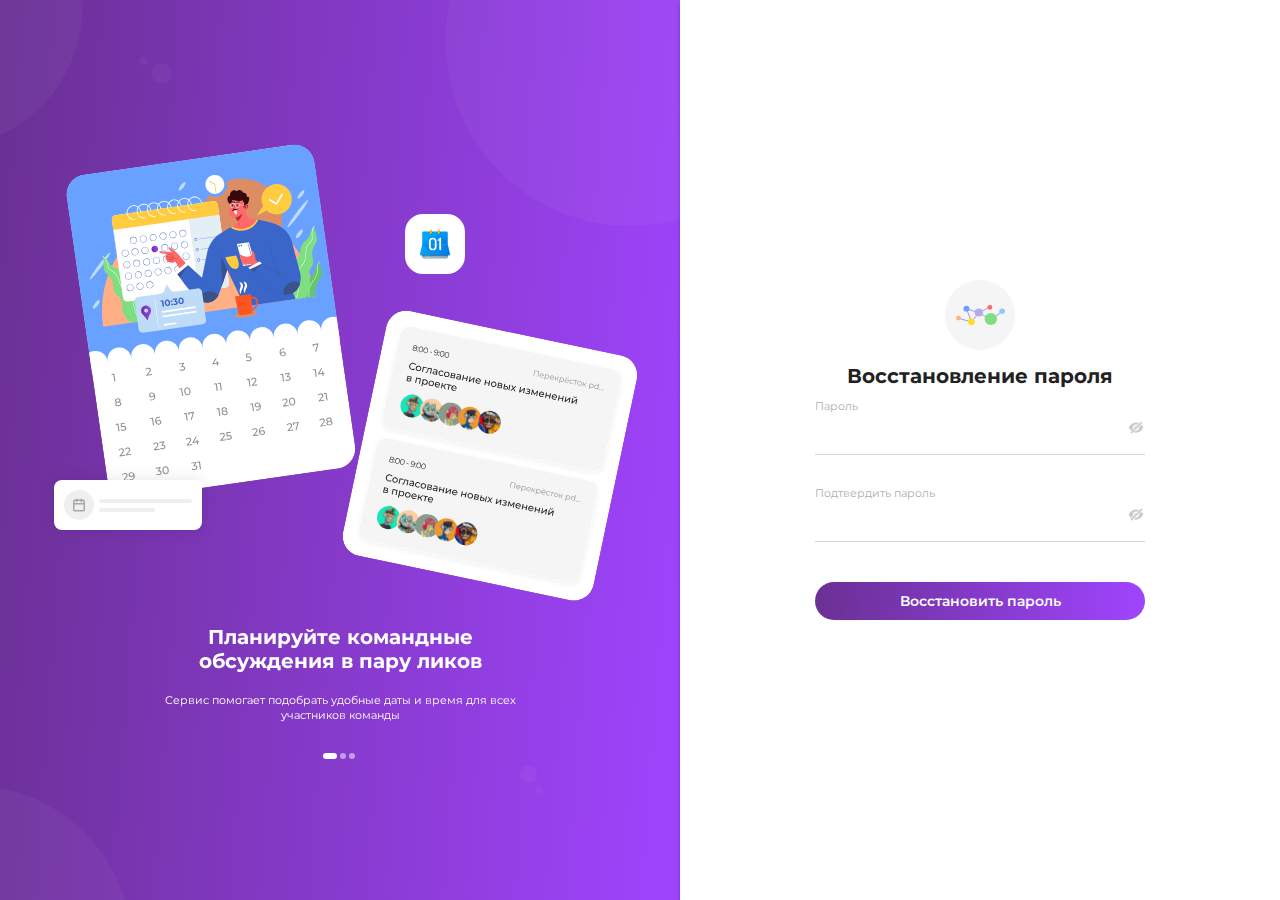
<file: recover-password.html>
<!DOCTYPE html>
<html lang="ru">
  <head>
    <meta charset="utf-8">
    <meta http-equiv="X-UA-Compatible" content="IE=edge">
    <title>Восстановление пароля</title>
    <meta name="theme-color" content="#fff">
    <meta name="apple-mobile-web-app-status-bar-style" content="black-translucent">
    <meta name="viewport" content="width=device-width, user-scalable=no, initial-scale=1.0, maximum-scale=1.0, minimum-scale=1.0">
    <link rel="shortcut icon" href="img/favicons/favicon.ico" type="image/x-icon">
    <link rel="icon" sizes="16x16" href="img/favicons/favicon-16x16.png" type="image/png">
    <link rel="icon" sizes="32x32" href="img/favicons/favicon-32x32.png" type="image/png">
    <link rel="apple-touch-icon-precomposed" href="img/favicons/apple-touch-icon-precomposed.png">
    <link rel="apple-touch-icon" href="img/favicons/apple-touch-icon.png">
    <link rel="apple-touch-icon" sizes="57x57" href="img/favicons/apple-touch-icon-57x57.png">
    <link rel="apple-touch-icon" sizes="60x60" href="img/favicons/apple-touch-icon-60x60.png">
    <link rel="apple-touch-icon" sizes="72x72" href="img/favicons/apple-touch-icon-72x72.png">
    <link rel="apple-touch-icon" sizes="76x76" href="img/favicons/apple-touch-icon-76x76.png">
    <link rel="apple-touch-icon" sizes="114x114" href="img/favicons/apple-touch-icon-114x114.png">
    <link rel="apple-touch-icon" sizes="120x120" href="img/favicons/apple-touch-icon-120x120.png">
    <link rel="apple-touch-icon" sizes="144x144" href="img/favicons/apple-touch-icon-144x144.png">
    <link rel="apple-touch-icon" sizes="152x152" href="img/favicons/apple-touch-icon-152x152.png">
    <link rel="apple-touch-icon" sizes="167x167" href="img/favicons/apple-touch-icon-167x167.png">
    <link rel="apple-touch-icon" sizes="180x180" href="img/favicons/apple-touch-icon-180x180.png">
    <link rel="apple-touch-icon" sizes="1024x1024" href="img/favicons/apple-touch-icon-1024x1024.png">
    <link rel="preconnect" href="https://fonts.googleapis.com">
    <link rel="preconnect" href="https://fonts.gstatic.com" crossorigin>
    <link href="https://fonts.googleapis.com/css2?family=Montserrat:wght@400;500;600;700&amp;display=swap" rel="stylesheet">
    <link rel="stylesheet" href="styles/main.css">
  </head>
  <body>
    <main class="login login--recover">
      <div class="login__wrap">
        <div class="login__info">
          <div class="login__pic"><img src="./img/login/pic.svg" alt=""></div>
          <div class="slider"> 
            <div class="swiper-wrapper">
              <div class="slider__slide swiper-slide"> 
                <h2 class="h2 slider__title"> 
                  <p>Планируйте командные </p>
                  <p>обсуждения в пару ликов</p>
                </h2>
                <p class="slider__text">Сервис помогает подобрать удобные даты и время для всех участников команды</p>
              </div>
              <div class="slider__slide swiper-slide"> 
                <h2 class="h2 slider__title"> 
                  <p>Планируйте командные </p>
                  <p>обсуждения в пару ликов</p>
                </h2>
                <p class="slider__text">Сервис помогает подобрать удобные даты и время для всех участников команды</p>
              </div>
              <div class="slider__slide swiper-slide"> 
                <h2 class="h2 slider__title"> 
                  <p>Планируйте командные </p>
                  <p>обсуждения в пару ликов</p>
                </h2>
                <p class="slider__text">Сервис помогает подобрать удобные даты и время для всех участников команды</p>
              </div>
            </div>
            <div class="swiper-pagination"></div>
          </div>
        </div>
      </div>
      <form class="form">
        <div class="form__wrap form__wrap--login">
          <div class="form__logo"> <img src="./img/login/logo.svg" alt=""></div>
          <h2 class="h2 form__title">Восстановление пароля</h2>
          <div class="inputs">
                <label class="label">
                  <div class="label__title t-m">Пароль</div>
                  <div class="input">
                    <input class="t-h t-medium" type="password">
                    <div class="input__watchpassword">
                      <svg>
                        <use xlink:href="img/sprites/sprite.svg#watch"></use>
                      </svg>
                    </div>
                  </div>
                </label>
                <label class="label">
                  <div class="label__title t-m">Подтвердить пароль</div>
                  <div class="input">
                    <input class="t-h t-medium" type="password">
                    <div class="input__watchpassword">
                      <svg>
                        <use xlink:href="img/sprites/sprite.svg#watch"></use>
                      </svg>
                    </div>
                  </div>
                </label>
          </div>
          <div class="form__enter"> 
                <button class="btn btn--gradient btn--full">Восстановить пароль</button>
          </div>
        </div>
      </form>
    </main>
    <script src="js/vendor.js"></script>
    <script src="js/main.js"></script>
  </body>
</html>
</file>
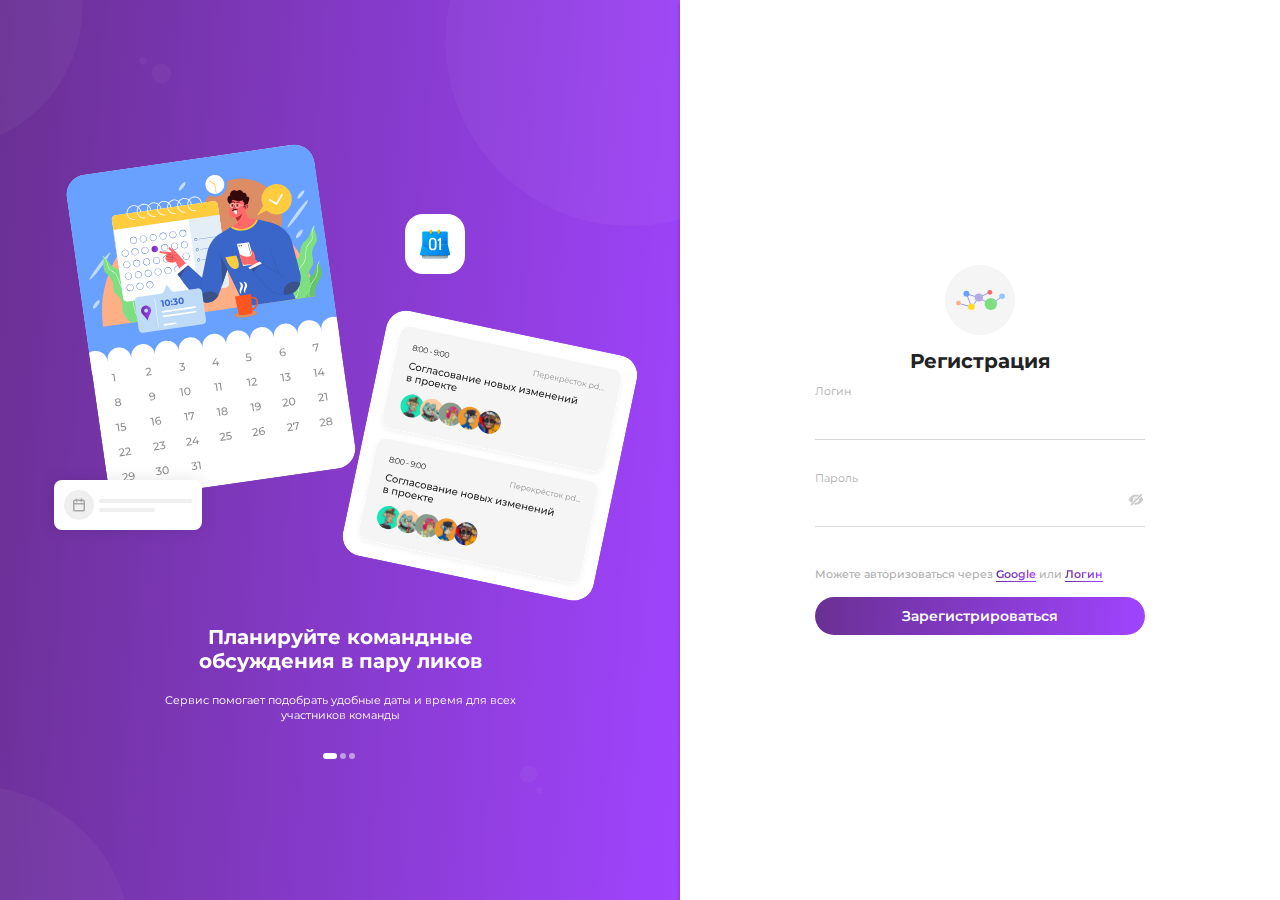
<file: reg.html>
<!DOCTYPE html>
<html lang="ru">
  <head>
    <meta charset="utf-8">
    <meta http-equiv="X-UA-Compatible" content="IE=edge">
    <title>Регистрация</title>
    <meta name="theme-color" content="#fff">
    <meta name="apple-mobile-web-app-status-bar-style" content="black-translucent">
    <meta name="viewport" content="width=device-width, user-scalable=no, initial-scale=1.0, maximum-scale=1.0, minimum-scale=1.0">
    <link rel="shortcut icon" href="img/favicons/favicon.ico" type="image/x-icon">
    <link rel="icon" sizes="16x16" href="img/favicons/favicon-16x16.png" type="image/png">
    <link rel="icon" sizes="32x32" href="img/favicons/favicon-32x32.png" type="image/png">
    <link rel="apple-touch-icon-precomposed" href="img/favicons/apple-touch-icon-precomposed.png">
    <link rel="apple-touch-icon" href="img/favicons/apple-touch-icon.png">
    <link rel="apple-touch-icon" sizes="57x57" href="img/favicons/apple-touch-icon-57x57.png">
    <link rel="apple-touch-icon" sizes="60x60" href="img/favicons/apple-touch-icon-60x60.png">
    <link rel="apple-touch-icon" sizes="72x72" href="img/favicons/apple-touch-icon-72x72.png">
    <link rel="apple-touch-icon" sizes="76x76" href="img/favicons/apple-touch-icon-76x76.png">
    <link rel="apple-touch-icon" sizes="114x114" href="img/favicons/apple-touch-icon-114x114.png">
    <link rel="apple-touch-icon" sizes="120x120" href="img/favicons/apple-touch-icon-120x120.png">
    <link rel="apple-touch-icon" sizes="144x144" href="img/favicons/apple-touch-icon-144x144.png">
    <link rel="apple-touch-icon" sizes="152x152" href="img/favicons/apple-touch-icon-152x152.png">
    <link rel="apple-touch-icon" sizes="167x167" href="img/favicons/apple-touch-icon-167x167.png">
    <link rel="apple-touch-icon" sizes="180x180" href="img/favicons/apple-touch-icon-180x180.png">
    <link rel="apple-touch-icon" sizes="1024x1024" href="img/favicons/apple-touch-icon-1024x1024.png">
    <link rel="preconnect" href="https://fonts.googleapis.com">
    <link rel="preconnect" href="https://fonts.gstatic.com" crossorigin>
    <link href="https://fonts.googleapis.com/css2?family=Montserrat:wght@400;500;600;700&amp;display=swap" rel="stylesheet">
    <link rel="stylesheet" href="styles/main.css">
  </head>
  <body>
    <main class="login login--reg">
      <div class="login__wrap">
        <div class="login__info">
          <div class="login__pic"><img src="./img/login/pic.svg" alt=""></div>
          <div class="slider"> 
            <div class="swiper-wrapper">
              <div class="slider__slide swiper-slide"> 
                <h2 class="h2 slider__title"> 
                  <p>Планируйте командные </p>
                  <p>обсуждения в пару ликов</p>
                </h2>
                <p class="slider__text">Сервис помогает подобрать удобные даты и время для всех участников команды</p>
              </div>
              <div class="slider__slide swiper-slide"> 
                <h2 class="h2 slider__title"> 
                  <p>Планируйте командные </p>
                  <p>обсуждения в пару ликов</p>
                </h2>
                <p class="slider__text">Сервис помогает подобрать удобные даты и время для всех участников команды</p>
              </div>
              <div class="slider__slide swiper-slide"> 
                <h2 class="h2 slider__title"> 
                  <p>Планируйте командные </p>
                  <p>обсуждения в пару ликов</p>
                </h2>
                <p class="slider__text">Сервис помогает подобрать удобные даты и время для всех участников команды</p>
              </div>
            </div>
            <div class="swiper-pagination"></div>
          </div>
        </div>
      </div>
      <form class="form">
        <div class="form__wrap form__wrap--login">
          <div class="form__logo"> <img src="./img/login/logo.svg" alt=""></div>
          <h2 class="h2 form__title">Регистрация</h2>
          <div class="inputs">
                <label class="label">
                  <div class="label__title t-m">Логин</div>
                  <div class="input">
                    <input class="t-h t-medium" type="text">
                  </div>
                </label>
                <label class="label">
                  <div class="label__title t-m">Пароль</div>
                  <div class="input">
                    <input class="t-h t-medium" type="password">
                    <div class="input__watchpassword">
                      <svg>
                        <use xlink:href="img/sprites/sprite.svg#watch"></use>
                      </svg>
                    </div>
                  </div>
                </label>
          </div>
          <div class="form__enter"> 
            <p>Можете авторизоваться через <a href="" class="link t-gradient">Google</a> или <a href="enter.html" class="link t-gradient">Логин</a></p>
                <button class="btn btn--gradient btn--full">Зарегистрироваться</button>
          </div>
        </div>
      </form>
    </main>
    <script src="js/vendor.js"></script>
    <script src="js/main.js"></script>
  </body>
</html>
</file>
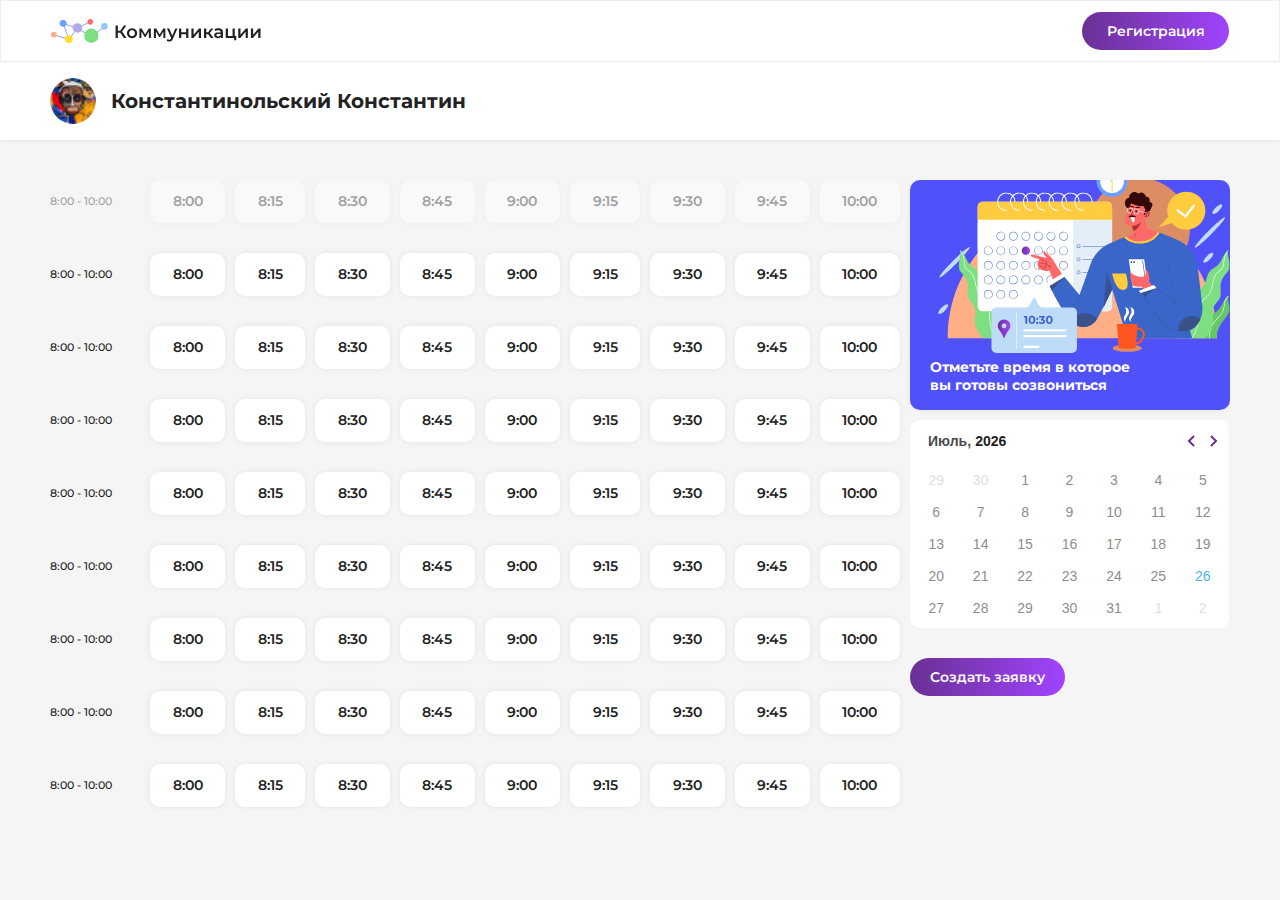
<file: setting-shedule.html>
<!DOCTYPE html>
<html lang="ru">
  <head>
    <meta charset="utf-8">
    <meta http-equiv="X-UA-Compatible" content="IE=edge">
    <title>Авторизация</title>
    <meta name="theme-color" content="#fff">
    <meta name="apple-mobile-web-app-status-bar-style" content="black-translucent">
    <meta name="viewport" content="width=device-width, user-scalable=no, initial-scale=1.0, maximum-scale=1.0, minimum-scale=1.0">
    <link rel="shortcut icon" href="img/favicons/favicon.ico" type="image/x-icon">
    <link rel="icon" sizes="16x16" href="img/favicons/favicon-16x16.png" type="image/png">
    <link rel="icon" sizes="32x32" href="img/favicons/favicon-32x32.png" type="image/png">
    <link rel="apple-touch-icon-precomposed" href="img/favicons/apple-touch-icon-precomposed.png">
    <link rel="apple-touch-icon" href="img/favicons/apple-touch-icon.png">
    <link rel="apple-touch-icon" sizes="57x57" href="img/favicons/apple-touch-icon-57x57.png">
    <link rel="apple-touch-icon" sizes="60x60" href="img/favicons/apple-touch-icon-60x60.png">
    <link rel="apple-touch-icon" sizes="72x72" href="img/favicons/apple-touch-icon-72x72.png">
    <link rel="apple-touch-icon" sizes="76x76" href="img/favicons/apple-touch-icon-76x76.png">
    <link rel="apple-touch-icon" sizes="114x114" href="img/favicons/apple-touch-icon-114x114.png">
    <link rel="apple-touch-icon" sizes="120x120" href="img/favicons/apple-touch-icon-120x120.png">
    <link rel="apple-touch-icon" sizes="144x144" href="img/favicons/apple-touch-icon-144x144.png">
    <link rel="apple-touch-icon" sizes="152x152" href="img/favicons/apple-touch-icon-152x152.png">
    <link rel="apple-touch-icon" sizes="167x167" href="img/favicons/apple-touch-icon-167x167.png">
    <link rel="apple-touch-icon" sizes="180x180" href="img/favicons/apple-touch-icon-180x180.png">
    <link rel="apple-touch-icon" sizes="1024x1024" href="img/favicons/apple-touch-icon-1024x1024.png">
    <link rel="preconnect" href="https://fonts.googleapis.com">
    <link rel="preconnect" href="https://fonts.gstatic.com" crossorigin>
    <link href="https://fonts.googleapis.com/css2?family=Montserrat:wght@400;500;600;700&amp;display=swap" rel="stylesheet">
    <link rel="stylesheet" href="styles/main.css">
  </head>
  <body>
    <main class="inner-page" data-simplebar> 
      <div class="inner-headers">
        <header class="header header-reg">
          <div class="container header__container"><a class="header__logo" href=""> <img src="./img/header/logo.svg" alt=""></a>
            <div class="header__right"> 
                  <button class="btn btn--gradient">Регистрация</button>
            </div>
          </div>
        </header>
        <div class="header-second header-second-reg">
          <div class="container header__container">
            <div class="header__user"> 
              <div class="header__photo"><img src="./img/header/logo.png" alt=""></div>
              <div class="header__name t-h t-medium">Константинольский Константин</div>
            </div>
          </div>
        </div>
      </div>
      <div class="inner">
        <div class="container">
          <section class="shedule">
            <div class="shedule__left">
              <div class="shedule__list disabled">
                <div class="shedule__from-to">8:00 - 10:00</div>
                <div class="shedule__items">
                  <div class="shedule__item">8:00</div>
                  <div class="shedule__item">8:15</div>
                  <div class="shedule__item">8:30</div>
                  <div class="shedule__item">8:45</div>
                  <div class="shedule__item">9:00</div>
                  <div class="shedule__item">9:15</div>
                  <div class="shedule__item">9:30</div>
                  <div class="shedule__item">9:45</div>
                  <div class="shedule__item">10:00</div>
                </div>
              </div>
              <div class="shedule__list">
                <div class="shedule__from-to">8:00 - 10:00</div>
                <div class="shedule__items">
                  <div class="shedule__item">8:00</div>
                  <div class="shedule__item">8:15</div>
                  <div class="shedule__item">8:30</div>
                  <div class="shedule__item">8:45</div>
                  <div class="shedule__item">9:00</div>
                  <div class="shedule__item">9:15</div>
                  <div class="shedule__item">9:30</div>
                  <div class="shedule__item">9:45</div>
                  <div class="shedule__item">10:00</div>
                </div>
              </div>
              <div class="shedule__list">
                <div class="shedule__from-to">8:00 - 10:00</div>
                <div class="shedule__items">
                  <div class="shedule__item">8:00</div>
                  <div class="shedule__item">8:15</div>
                  <div class="shedule__item">8:30</div>
                  <div class="shedule__item">8:45</div>
                  <div class="shedule__item">9:00</div>
                  <div class="shedule__item">9:15</div>
                  <div class="shedule__item">9:30</div>
                  <div class="shedule__item">9:45</div>
                  <div class="shedule__item">10:00</div>
                </div>
              </div>
              <div class="shedule__list">
                <div class="shedule__from-to">8:00 - 10:00</div>
                <div class="shedule__items">
                  <div class="shedule__item">8:00</div>
                  <div class="shedule__item">8:15</div>
                  <div class="shedule__item">8:30</div>
                  <div class="shedule__item">8:45</div>
                  <div class="shedule__item">9:00</div>
                  <div class="shedule__item">9:15</div>
                  <div class="shedule__item">9:30</div>
                  <div class="shedule__item">9:45</div>
                  <div class="shedule__item">10:00</div>
                </div>
              </div>
              <div class="shedule__list">
                <div class="shedule__from-to">8:00 - 10:00</div>
                <div class="shedule__items">
                  <div class="shedule__item">8:00</div>
                  <div class="shedule__item">8:15</div>
                  <div class="shedule__item">8:30</div>
                  <div class="shedule__item">8:45</div>
                  <div class="shedule__item">9:00</div>
                  <div class="shedule__item">9:15</div>
                  <div class="shedule__item">9:30</div>
                  <div class="shedule__item">9:45</div>
                  <div class="shedule__item">10:00</div>
                </div>
              </div>
              <div class="shedule__list">
                <div class="shedule__from-to">8:00 - 10:00</div>
                <div class="shedule__items">
                  <div class="shedule__item">8:00</div>
                  <div class="shedule__item">8:15</div>
                  <div class="shedule__item">8:30</div>
                  <div class="shedule__item">8:45</div>
                  <div class="shedule__item">9:00</div>
                  <div class="shedule__item">9:15</div>
                  <div class="shedule__item">9:30</div>
                  <div class="shedule__item">9:45</div>
                  <div class="shedule__item">10:00</div>
                </div>
              </div>
              <div class="shedule__list">
                <div class="shedule__from-to">8:00 - 10:00</div>
                <div class="shedule__items">
                  <div class="shedule__item">8:00</div>
                  <div class="shedule__item">8:15</div>
                  <div class="shedule__item">8:30</div>
                  <div class="shedule__item">8:45</div>
                  <div class="shedule__item">9:00</div>
                  <div class="shedule__item">9:15</div>
                  <div class="shedule__item">9:30</div>
                  <div class="shedule__item">9:45</div>
                  <div class="shedule__item">10:00</div>
                </div>
              </div>
              <div class="shedule__list">
                <div class="shedule__from-to">8:00 - 10:00</div>
                <div class="shedule__items">
                  <div class="shedule__item">8:00</div>
                  <div class="shedule__item">8:15</div>
                  <div class="shedule__item">8:30</div>
                  <div class="shedule__item">8:45</div>
                  <div class="shedule__item">9:00</div>
                  <div class="shedule__item">9:15</div>
                  <div class="shedule__item">9:30</div>
                  <div class="shedule__item">9:45</div>
                  <div class="shedule__item">10:00</div>
                </div>
              </div>
              <div class="shedule__list">
                <div class="shedule__from-to">8:00 - 10:00</div>
                <div class="shedule__items">
                  <div class="shedule__item">8:00</div>
                  <div class="shedule__item">8:15</div>
                  <div class="shedule__item">8:30</div>
                  <div class="shedule__item">8:45</div>
                  <div class="shedule__item">9:00</div>
                  <div class="shedule__item">9:15</div>
                  <div class="shedule__item">9:30</div>
                  <div class="shedule__item">9:45</div>
                  <div class="shedule__item">10:00</div>
                </div>
              </div>
            </div>
            <form class="shedule__right"> 
              <div class="shedule__banner"> 
                <div class="shedule__banner-pic"> <img src="./img/shedule/shedule-banner.svg" alt=""></div>
                <div class="shedule__banner-text">Отметьте время в которое вы готовы созвониться </div>
              </div>
              <div class="calendar-static"></div>
              <div class="shedule__btns"> 
                    <button class="btn btn--gradient">Создать заявку</button>
              </div>
            </form>
          </section>
        </div>
      </div>
    </main>
    <script src="js/vendor.js"></script>
    <script src="js/main.js"></script>
  </body>
</html>
</file>
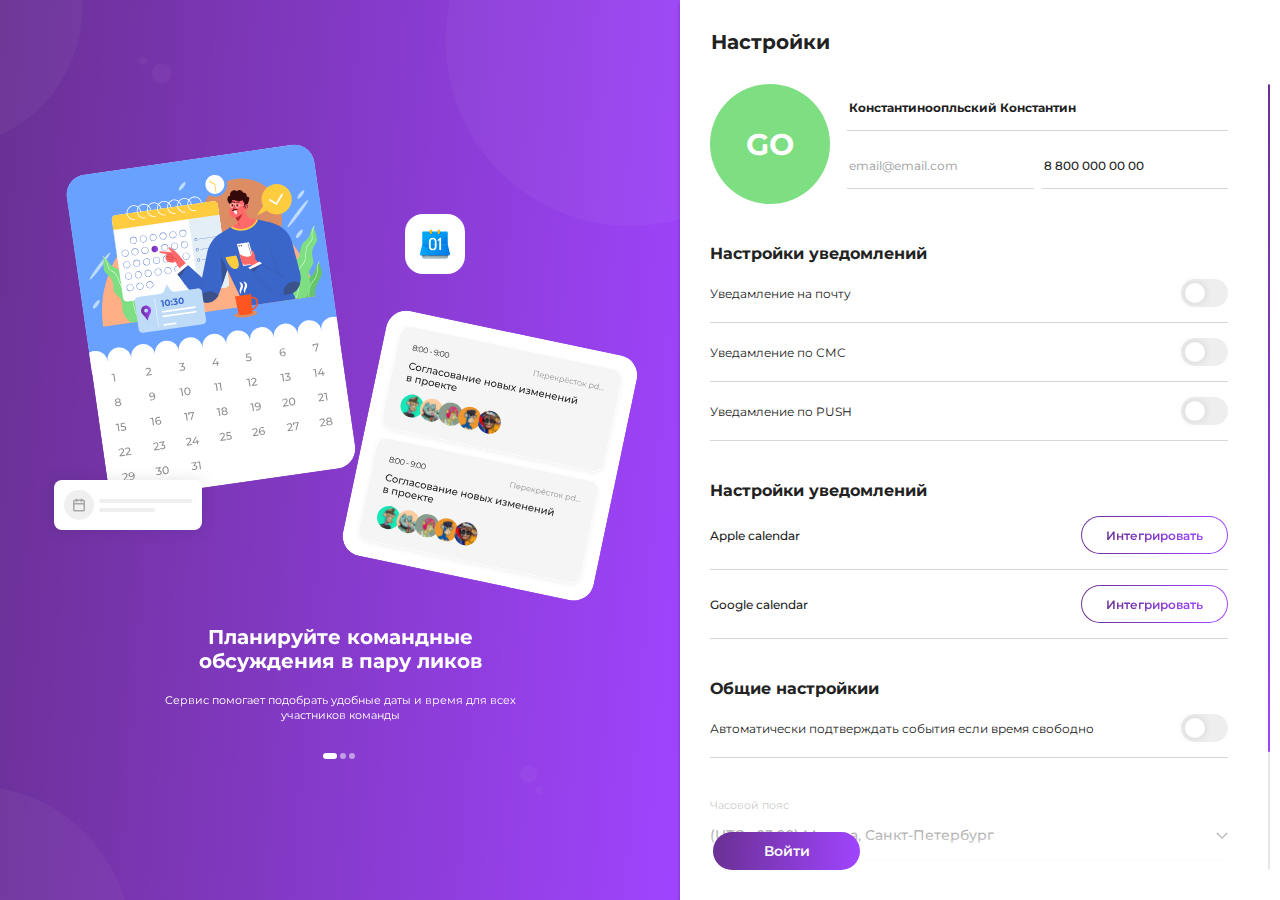
<file: setting.html>
<!DOCTYPE html>
<html lang="ru">
  <head>
    <meta charset="utf-8">
    <meta http-equiv="X-UA-Compatible" content="IE=edge">
    <title>Настройки</title>
    <meta name="theme-color" content="#fff">
    <meta name="apple-mobile-web-app-status-bar-style" content="black-translucent">
    <meta name="viewport" content="width=device-width, user-scalable=no, initial-scale=1.0, maximum-scale=1.0, minimum-scale=1.0">
    <link rel="shortcut icon" href="img/favicons/favicon.ico" type="image/x-icon">
    <link rel="icon" sizes="16x16" href="img/favicons/favicon-16x16.png" type="image/png">
    <link rel="icon" sizes="32x32" href="img/favicons/favicon-32x32.png" type="image/png">
    <link rel="apple-touch-icon-precomposed" href="img/favicons/apple-touch-icon-precomposed.png">
    <link rel="apple-touch-icon" href="img/favicons/apple-touch-icon.png">
    <link rel="apple-touch-icon" sizes="57x57" href="img/favicons/apple-touch-icon-57x57.png">
    <link rel="apple-touch-icon" sizes="60x60" href="img/favicons/apple-touch-icon-60x60.png">
    <link rel="apple-touch-icon" sizes="72x72" href="img/favicons/apple-touch-icon-72x72.png">
    <link rel="apple-touch-icon" sizes="76x76" href="img/favicons/apple-touch-icon-76x76.png">
    <link rel="apple-touch-icon" sizes="114x114" href="img/favicons/apple-touch-icon-114x114.png">
    <link rel="apple-touch-icon" sizes="120x120" href="img/favicons/apple-touch-icon-120x120.png">
    <link rel="apple-touch-icon" sizes="144x144" href="img/favicons/apple-touch-icon-144x144.png">
    <link rel="apple-touch-icon" sizes="152x152" href="img/favicons/apple-touch-icon-152x152.png">
    <link rel="apple-touch-icon" sizes="167x167" href="img/favicons/apple-touch-icon-167x167.png">
    <link rel="apple-touch-icon" sizes="180x180" href="img/favicons/apple-touch-icon-180x180.png">
    <link rel="apple-touch-icon" sizes="1024x1024" href="img/favicons/apple-touch-icon-1024x1024.png">
    <link rel="preconnect" href="https://fonts.googleapis.com">
    <link rel="preconnect" href="https://fonts.gstatic.com" crossorigin>
    <link href="https://fonts.googleapis.com/css2?family=Montserrat:wght@400;500;600;700&amp;display=swap" rel="stylesheet">
    <link rel="stylesheet" href="styles/main.css">
  </head>
  <body>
    <main class="login login--setting">
      <div class="login__wrap">
        <div class="login__info">
          <div class="login__pic"><img src="./img/login/pic.svg" alt=""></div>
          <div class="slider"> 
            <div class="swiper-wrapper">
              <div class="slider__slide swiper-slide"> 
                <h2 class="h2 slider__title"> 
                  <p>Планируйте командные </p>
                  <p>обсуждения в пару ликов</p>
                </h2>
                <p class="slider__text">Сервис помогает подобрать удобные даты и время для всех участников команды</p>
              </div>
              <div class="slider__slide swiper-slide"> 
                <h2 class="h2 slider__title"> 
                  <p>Планируйте командные </p>
                  <p>обсуждения в пару ликов</p>
                </h2>
                <p class="slider__text">Сервис помогает подобрать удобные даты и время для всех участников команды</p>
              </div>
              <div class="slider__slide swiper-slide"> 
                <h2 class="h2 slider__title"> 
                  <p>Планируйте командные </p>
                  <p>обсуждения в пару ликов</p>
                </h2>
                <p class="slider__text">Сервис помогает подобрать удобные даты и время для всех участников команды</p>
              </div>
            </div>
            <div class="swiper-pagination"></div>
          </div>
        </div>
      </div>
      <form class="form form--full">
        <div class="form-head">
          <h2 class="h2 form__title">Настройки</h2>
        </div>
        <div class="form__wrap form__wrap--full" data-simplebar>
          <div class="setting"> 
            <div class="user">
              <div class="user__photo">
                <div class="user__photo-text">GO</div>
              </div>
              <div class="user__info"> 
                <div class="user__name">
                  <div class="input">
                    <input class="t-h t-bold" type="text" disabled value="Константиноопльский Константин">
                  </div>
                </div>
                <div class="user__email">
                  <div class="input">
                    <input class="t-h t-medium" type="text" disabled value="email@email.com">
                  </div>
                </div>
                <div class="user__phone">
                  <div class="input">
                    <input class="t-h t-medium" type="text" disabled value="8 800 000 00 00">
                  </div>
                </div>
              </div>
            </div>
            <div class="form__block">
              <h3 class="h3 form__small-title">Настройки уведомлений</h3>
              <div class="form__panel">
                <p class="t-h">Уведамление на почту</p>
                    <label class="switcher">
                      <input class="switcher__input" type="checkbox">
                      <div class="switcher__bg"></div>
                      <div class="switcher__circle"></div>
                    </label>
              </div>
              <div class="form__panel">
                <p class="t-h">Уведамление по СМС</p>
                    <label class="switcher">
                      <input class="switcher__input" type="checkbox">
                      <div class="switcher__bg"></div>
                      <div class="switcher__circle"></div>
                    </label>
              </div>
              <div class="form__panel">
                <p class="t-h">Уведамление по PUSH</p>
                    <label class="switcher">
                      <input class="switcher__input" type="checkbox">
                      <div class="switcher__bg"></div>
                      <div class="switcher__circle"></div>
                    </label>
              </div>
            </div>
            <div class="form__block">
              <h3 class="h3 form__small-title">Настройки уведомлений</h3>
              <div class="form__panel">
                <p class="t-h t-medium">Apple calendar</p>
                    <button class="btn btn--border"><span>Интегрировать</span></button>
              </div>
              <div class="form__panel">
                <p class="t-h t-medium">Google calendar</p>
                    <button class="btn btn--border"><span>Интегрировать</span></button>
              </div>
            </div>
            <div class="form__block">
              <h3 class="h3 form__small-title">Общие настройкии</h3>
              <div class="form__panel">
                <p class="t-h">Автоматически подтверждать события если время свободно</p>
                    <label class="switcher">
                      <input class="switcher__input" type="checkbox">
                      <div class="switcher__bg"></div>
                      <div class="switcher__circle"></div>
                    </label>
              </div>
            </div>
            <div class="form__block"> 
                  <div class="select" select-top> 
                    <div class="select__name">Часовой пояс</div>
                    <input type="hidden" value="(UTC +03:00) Москва, Санкт-Петербург">
                    <div class="select__main">(UTC +03:00) Москва, Санкт-Петербург</div>
                    <div class="select__drop panel" data-simplebar>
                      <div class="select__item active">(UTC +03:00) Москва, Санкт-Петербург</div>
                      <div class="select__item">1asfasfasf</div>
                      <div class="select__item">1asfasfasf</div>
                      <div class="select__item">1asdasd</div>
                      <div class="select__item">1</div>
                      <div class="select__item">1asdasd</div>
                      <div class="select__item">1asdasd</div>
                      <div class="select__item">1asdasdasd</div>
                    </div>
                  </div>
            </div>
          </div>
          <div class="form__bottom">
                <button class="btn btn--gradient">Войти</button>
          </div>
        </div>
      </form>
    </main>
    <script src="js/vendor.js"></script>
    <script src="js/main.js"></script>
  </body>
</html>
</file>
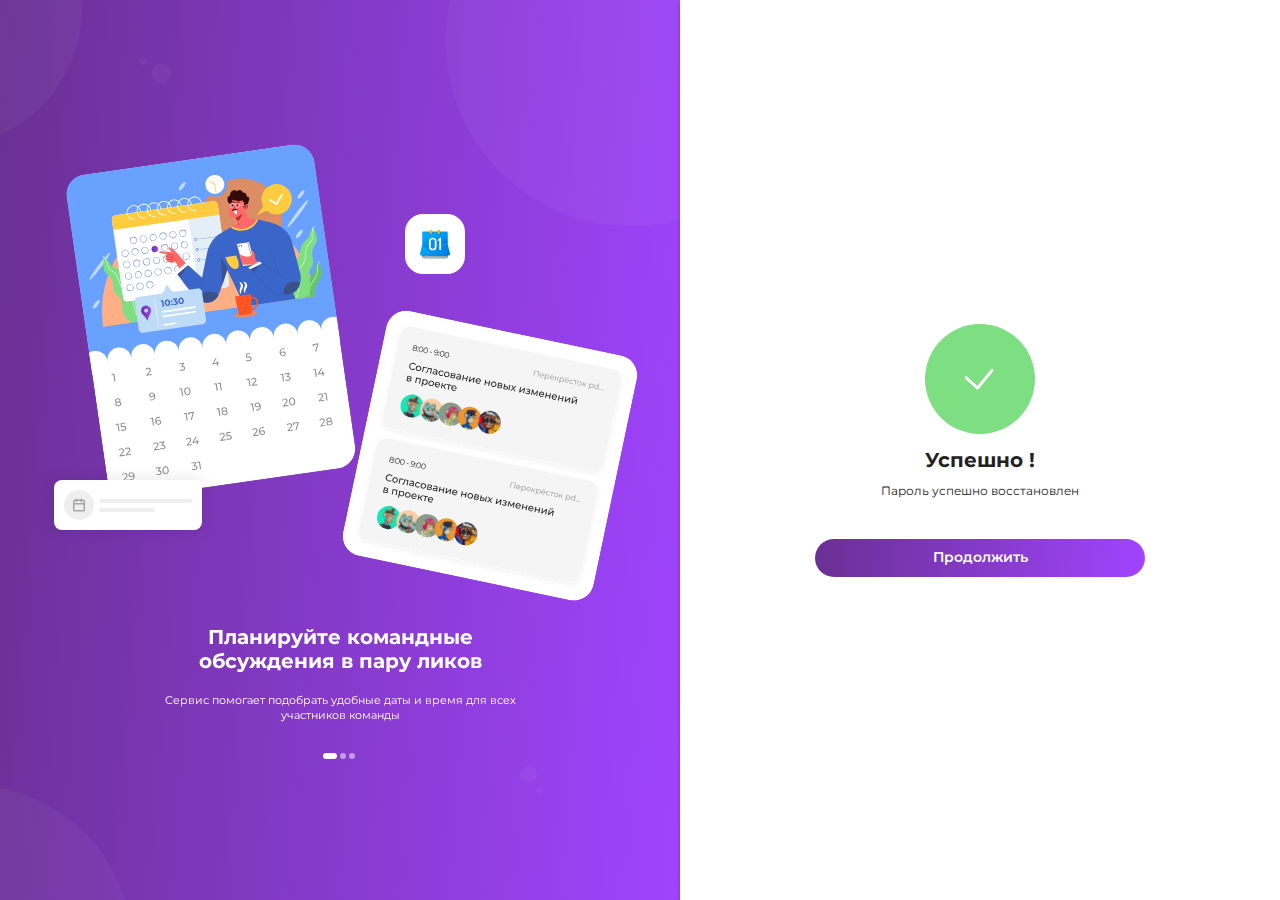
<file: succes.html>
<!DOCTYPE html>
<html lang="ru">
  <head>
    <meta charset="utf-8">
    <meta http-equiv="X-UA-Compatible" content="IE=edge">
    <title>Успешно !</title>
    <meta name="theme-color" content="#fff">
    <meta name="apple-mobile-web-app-status-bar-style" content="black-translucent">
    <meta name="viewport" content="width=device-width, user-scalable=no, initial-scale=1.0, maximum-scale=1.0, minimum-scale=1.0">
    <link rel="shortcut icon" href="img/favicons/favicon.ico" type="image/x-icon">
    <link rel="icon" sizes="16x16" href="img/favicons/favicon-16x16.png" type="image/png">
    <link rel="icon" sizes="32x32" href="img/favicons/favicon-32x32.png" type="image/png">
    <link rel="apple-touch-icon-precomposed" href="img/favicons/apple-touch-icon-precomposed.png">
    <link rel="apple-touch-icon" href="img/favicons/apple-touch-icon.png">
    <link rel="apple-touch-icon" sizes="57x57" href="img/favicons/apple-touch-icon-57x57.png">
    <link rel="apple-touch-icon" sizes="60x60" href="img/favicons/apple-touch-icon-60x60.png">
    <link rel="apple-touch-icon" sizes="72x72" href="img/favicons/apple-touch-icon-72x72.png">
    <link rel="apple-touch-icon" sizes="76x76" href="img/favicons/apple-touch-icon-76x76.png">
    <link rel="apple-touch-icon" sizes="114x114" href="img/favicons/apple-touch-icon-114x114.png">
    <link rel="apple-touch-icon" sizes="120x120" href="img/favicons/apple-touch-icon-120x120.png">
    <link rel="apple-touch-icon" sizes="144x144" href="img/favicons/apple-touch-icon-144x144.png">
    <link rel="apple-touch-icon" sizes="152x152" href="img/favicons/apple-touch-icon-152x152.png">
    <link rel="apple-touch-icon" sizes="167x167" href="img/favicons/apple-touch-icon-167x167.png">
    <link rel="apple-touch-icon" sizes="180x180" href="img/favicons/apple-touch-icon-180x180.png">
    <link rel="apple-touch-icon" sizes="1024x1024" href="img/favicons/apple-touch-icon-1024x1024.png">
    <link rel="preconnect" href="https://fonts.googleapis.com">
    <link rel="preconnect" href="https://fonts.gstatic.com" crossorigin>
    <link href="https://fonts.googleapis.com/css2?family=Montserrat:wght@400;500;600;700&amp;display=swap" rel="stylesheet">
    <link rel="stylesheet" href="styles/main.css">
  </head>
  <body>
    <main class="login login--succes">
      <div class="login__wrap">
        <div class="login__info">
          <div class="login__pic"><img src="./img/login/pic.svg" alt=""></div>
          <div class="slider"> 
            <div class="swiper-wrapper">
              <div class="slider__slide swiper-slide"> 
                <h2 class="h2 slider__title"> 
                  <p>Планируйте командные </p>
                  <p>обсуждения в пару ликов</p>
                </h2>
                <p class="slider__text">Сервис помогает подобрать удобные даты и время для всех участников команды</p>
              </div>
              <div class="slider__slide swiper-slide"> 
                <h2 class="h2 slider__title"> 
                  <p>Планируйте командные </p>
                  <p>обсуждения в пару ликов</p>
                </h2>
                <p class="slider__text">Сервис помогает подобрать удобные даты и время для всех участников команды</p>
              </div>
              <div class="slider__slide swiper-slide"> 
                <h2 class="h2 slider__title"> 
                  <p>Планируйте командные </p>
                  <p>обсуждения в пару ликов</p>
                </h2>
                <p class="slider__text">Сервис помогает подобрать удобные даты и время для всех участников команды</p>
              </div>
            </div>
            <div class="swiper-pagination"></div>
          </div>
        </div>
      </div>
      <form class="form">
        <div class="form__wrap form__wrap--login">
          <div class="form__logo"> <img src="./img/login/sucсes.svg" alt=""></div>
          <h2 class="h2 form__title">Успешно !</h2>
          <div class="form__title-text t-h">Пароль успешно восстановлен</div>
          <div class="form__enter"> 
                <button class="btn btn--gradient btn--full">Продолжить</button>
          </div>
        </div>
      </form>
    </main>
    <script src="js/vendor.js"></script>
    <script src="js/main.js"></script>
  </body>
</html>
</file>
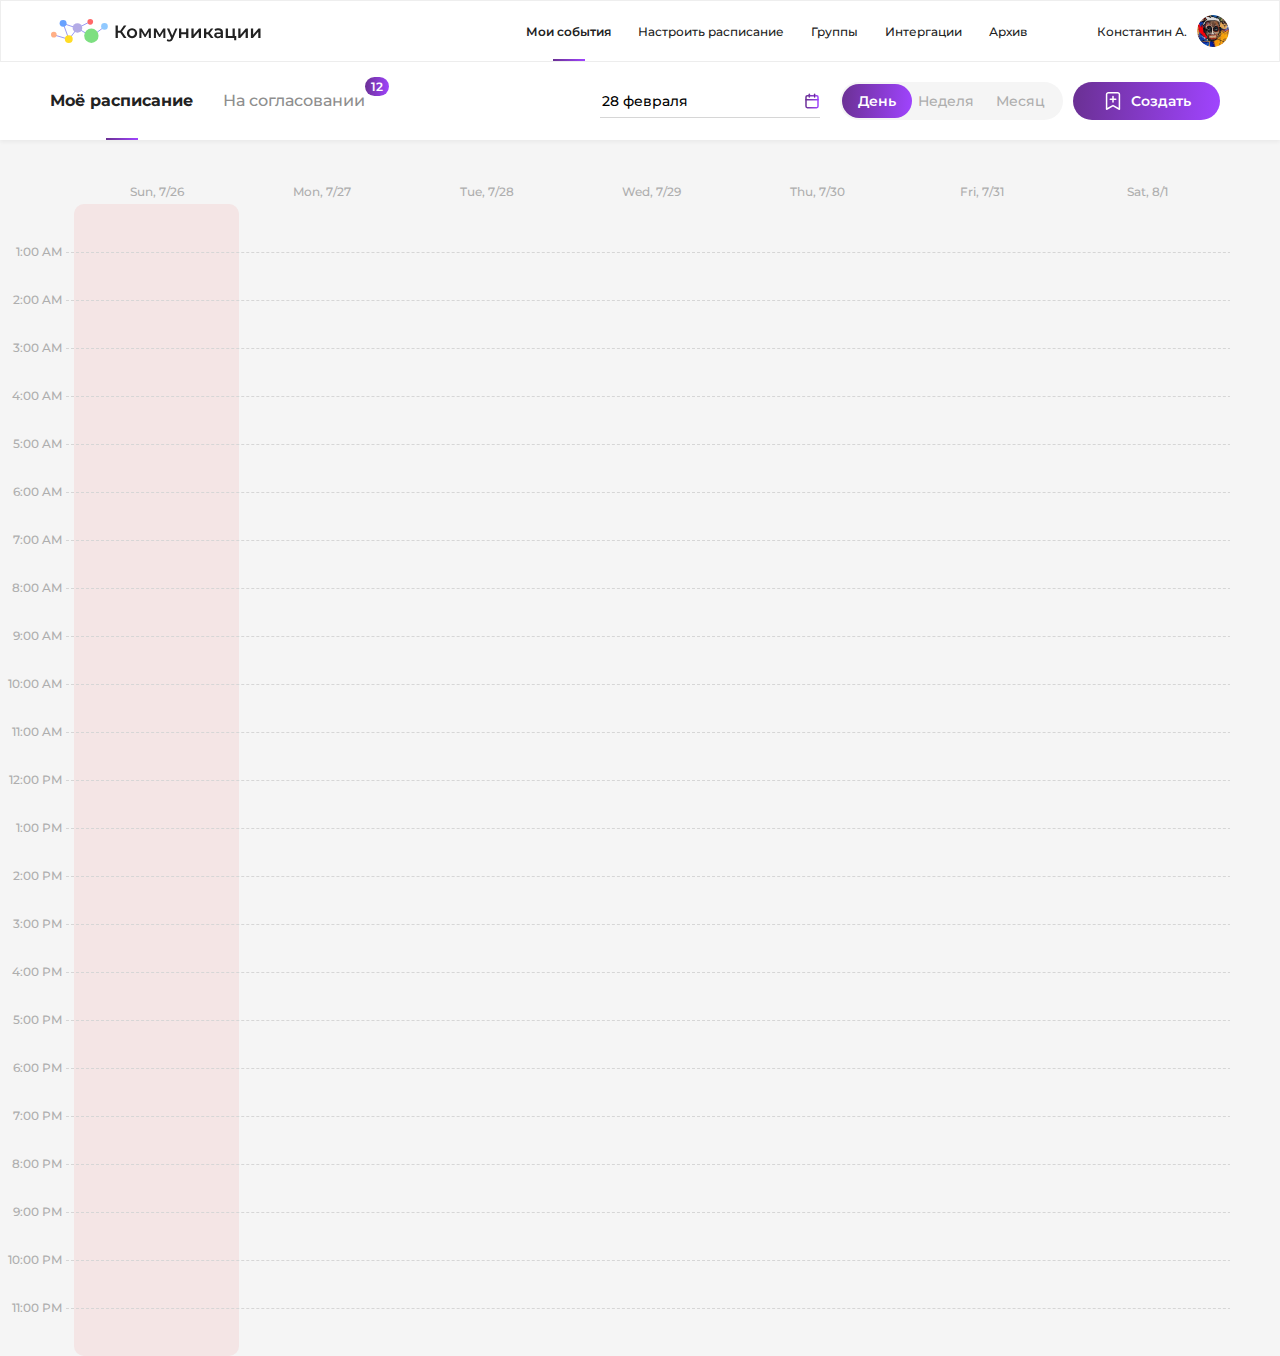
<file: week.html>
<!DOCTYPE html>
<html lang="ru">
  <head>
    <meta charset="utf-8">
    <meta http-equiv="X-UA-Compatible" content="IE=edge">
    <title>Месяц список</title>
    <meta name="theme-color" content="#fff">
    <meta name="apple-mobile-web-app-status-bar-style" content="black-translucent">
    <meta name="viewport" content="width=device-width, user-scalable=no, initial-scale=1.0, maximum-scale=1.0, minimum-scale=1.0">
    <link rel="shortcut icon" href="img/favicons/favicon.ico" type="image/x-icon">
    <link rel="icon" sizes="16x16" href="img/favicons/favicon-16x16.png" type="image/png">
    <link rel="icon" sizes="32x32" href="img/favicons/favicon-32x32.png" type="image/png">
    <link rel="apple-touch-icon-precomposed" href="img/favicons/apple-touch-icon-precomposed.png">
    <link rel="apple-touch-icon" href="img/favicons/apple-touch-icon.png">
    <link rel="apple-touch-icon" sizes="57x57" href="img/favicons/apple-touch-icon-57x57.png">
    <link rel="apple-touch-icon" sizes="60x60" href="img/favicons/apple-touch-icon-60x60.png">
    <link rel="apple-touch-icon" sizes="72x72" href="img/favicons/apple-touch-icon-72x72.png">
    <link rel="apple-touch-icon" sizes="76x76" href="img/favicons/apple-touch-icon-76x76.png">
    <link rel="apple-touch-icon" sizes="114x114" href="img/favicons/apple-touch-icon-114x114.png">
    <link rel="apple-touch-icon" sizes="120x120" href="img/favicons/apple-touch-icon-120x120.png">
    <link rel="apple-touch-icon" sizes="144x144" href="img/favicons/apple-touch-icon-144x144.png">
    <link rel="apple-touch-icon" sizes="152x152" href="img/favicons/apple-touch-icon-152x152.png">
    <link rel="apple-touch-icon" sizes="167x167" href="img/favicons/apple-touch-icon-167x167.png">
    <link rel="apple-touch-icon" sizes="180x180" href="img/favicons/apple-touch-icon-180x180.png">
    <link rel="apple-touch-icon" sizes="1024x1024" href="img/favicons/apple-touch-icon-1024x1024.png">
    <link rel="preconnect" href="https://fonts.googleapis.com">
    <link rel="preconnect" href="https://fonts.gstatic.com" crossorigin>
    <link href="https://fonts.googleapis.com/css2?family=Montserrat:wght@400;500;600;700&amp;display=swap" rel="stylesheet">
    <link rel="stylesheet" href="styles/main.css">
  </head>
  <body>
    <main class="inner-page" data-simplebar> 
      <div class="inner-headers">
        <header class="header"> 
          <div class="container header__container"><a class="header__logo" href=""> <img src="./img/header/logo.svg" alt=""></a>
            <div class="header__right"> 
              <nav class="nav"><a class="nav__link t-h active" href="#">Мои события </a><a class="nav__link t-h" href="#">Настроить расписание </a><a class="nav__link t-h" href="#">Группы </a><a class="nav__link t-h" href="#">Интергации </a><a class="nav__link t-h" href="#">Архив</a></nav>
              <div class="header__user"> 
                <div class="header__name t-h t-medium">Константин А.</div>
                <div class="header__photo"><img src="./img/header/logo.png" alt=""></div>
              </div>
              <div class="header__burger" open-modal="modal--menu"><img src="./img/header/burger.svg" alt=""></div>
            </div>
          </div>
        </header>
        <div class="header-second">
          <div class="container header__container">
            <div class="header-second__nav"> <a class="header-second__nav-link active" href="#">Моё расписание </a><a class="header-second__nav-link" href="#">
                 На согласовании
                <div class="header-second__nav-numbers">12</div></a></div>
            <div class="header-second__right"> 
              <label class="calendar input">
                <input type="text" value="28 февраля">
                <div class="calendar__ico"><img src="./img/header/calendar.svg" alt=""></div>
              </label>
              <div class="header__tabs"> <a class="header__tab active" href="#"> День</a><a class="header__tab header__tab--center" href="#"> Неделя</a><a class="header__tab" href="#"> Месяц</a></div>
              <div class="header__list"><a class="header__item active" href="#"> 
                  <svg>
                    <use xlink:href="img/sprites/sprite.svg#list"></use>
                  </svg></a><a class="header__item" href="#"> 
                  <svg>
                    <use xlink:href="img/sprites/sprite.svg#calendar"></use>
                  </svg></a></div>
              <button class="header__create btn btn--gradient">
                <svg> 
                  <use xlink:href="img/sprites/sprite.svg#plus"></use>
                </svg>Создать
              </button>
              <button class="header__link"> 
                <svg> 
                  <use xlink:href="img/sprites/sprite.svg#link"></use>
                </svg>
              </button>
            </div>
          </div>
        </div>
        <div class="header-second__mobile"> 
          <label class="calendar input">
            <input type="text" value="28 февраля">
            <div class="calendar__ico"><img src="./img/header/calendar.svg" alt=""></div>
          </label>
          <div class="header-second__mobile-bottom">
            <button class="header__link"> 
              <svg> 
                <use xlink:href="img/sprites/sprite.svg#link"></use>
              </svg>
            </button>
            <button class="header__create btn btn--gradient">
              <svg> 
                <use xlink:href="img/sprites/sprite.svg#plus"></use>
              </svg>Создать
            </button>
          </div>
        </div>
      </div>
      <div class="inner">
        <div class="container"></div>
        <div class="week">
          <div id="week"> </div>
        </div>
      </div>
    </main>
    <script src="js/vendor.js"></script>
    <script src="js/main.js"></script>
  </body>
</html>
</file>
